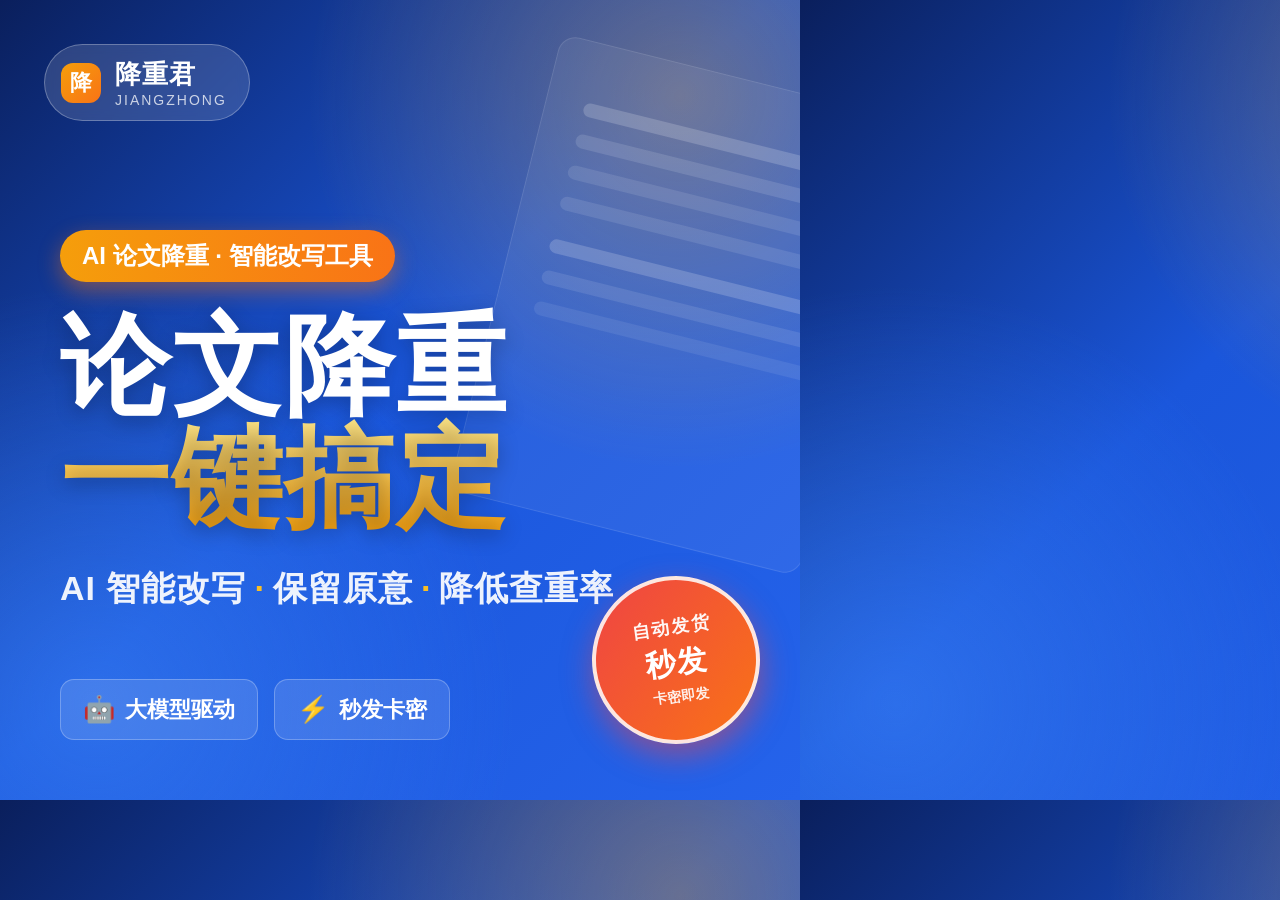
<file: taobao-images/01-zhutu.html>
<!DOCTYPE html>
<html lang="zh-CN">
<head>
<meta charset="UTF-8">
<title>降重君 · 论文降重 一键搞定</title>
<style>
  * { margin: 0; padding: 0; box-sizing: border-box; }
  html, body {
    width: 800px; height: 800px;
    font-family: -apple-system, "PingFang SC", "Helvetica Neue", sans-serif;
    overflow: hidden;
  }
  body {
    position: relative;
    background:
      radial-gradient(circle at 85% 12%, rgba(245, 158, 11, 0.35) 0%, transparent 38%),
      radial-gradient(circle at 12% 88%, rgba(59, 130, 246, 0.55) 0%, transparent 42%),
      linear-gradient(135deg, #0a1f5c 0%, #1a56db 48%, #2563eb 100%);
    color: #fff;
  }
  /* 背景装饰 - 模拟文档行 */
  .deco-doc {
    position: absolute;
    right: -60px; top: 70px;
    width: 360px; height: 470px;
    background: rgba(255,255,255,0.06);
    border-radius: 18px;
    transform: rotate(14deg);
    border: 1px solid rgba(255,255,255,0.10);
  }
  .deco-doc::before, .deco-doc::after {
    content: "";
    position: absolute; left: 38px; right: 38px;
    height: 14px; border-radius: 7px;
    background: rgba(255,255,255,0.18);
  }
  .deco-doc::before { top: 60px; box-shadow: 0 32px 0 rgba(255,255,255,0.12), 0 64px 0 rgba(255,255,255,0.10), 0 96px 0 rgba(255,255,255,0.10); }
  .deco-doc::after  { top: 200px; box-shadow: 0 32px 0 rgba(255,255,255,0.10), 0 64px 0 rgba(255,255,255,0.08); }

  /* 品牌徽标 */
  .brand {
    position: absolute; top: 44px; left: 44px;
    display: flex; align-items: center; gap: 14px;
    padding: 12px 22px 12px 16px;
    background: rgba(255,255,255,0.14);
    border: 1px solid rgba(255,255,255,0.28);
    border-radius: 40px;
    backdrop-filter: blur(6px);
  }
  .brand-mark {
    width: 40px; height: 40px; border-radius: 12px;
    background: linear-gradient(135deg, #f59e0b, #f97316);
    display: flex; align-items: center; justify-content: center;
    font-size: 22px; font-weight: 900; color: #fff;
  }
  .brand-name { font-size: 26px; font-weight: 800; letter-spacing: 1px; }
  .brand-en { font-size: 14px; opacity: 0.75; letter-spacing: 2px; text-transform: uppercase; }

  /* 主标题区 */
  .hero {
    position: absolute;
    left: 60px; right: 60px;
    top: 230px;
  }
  .tag {
    display: inline-block;
    padding: 10px 22px;
    background: linear-gradient(90deg, #f59e0b, #f97316);
    color: #fff; font-size: 24px; font-weight: 700;
    border-radius: 30px;
    margin-bottom: 28px;
    box-shadow: 0 8px 22px rgba(249, 115, 22, 0.45);
  }
  .title {
    font-size: 110px;
    font-weight: 900;
    line-height: 1.02;
    letter-spacing: 2px;
    text-shadow: 0 6px 20px rgba(0,0,0,0.25);
  }
  .title .accent {
    background: linear-gradient(180deg, #fde68a 0%, #f59e0b 100%);
    -webkit-background-clip: text;
    background-clip: text;
    -webkit-text-fill-color: transparent;
  }
  .subtitle {
    margin-top: 32px;
    font-size: 34px;
    font-weight: 600;
    color: rgba(255,255,255,0.92);
    letter-spacing: 1px;
  }
  .subtitle .dot { color: #fbbf24; margin: 0 8px; font-weight: 800; }

  /* 底部三标签 */
  .feat-row {
    position: absolute;
    left: 60px; bottom: 60px;
    display: flex; gap: 16px;
  }
  .feat {
    display: flex; align-items: center; gap: 10px;
    padding: 14px 22px;
    background: rgba(255,255,255,0.12);
    border: 1px solid rgba(255,255,255,0.25);
    border-radius: 14px;
    font-size: 22px; font-weight: 700;
  }
  .feat-emoji { font-size: 26px; }

  /* 右下角角标 */
  .badge {
    position: absolute;
    right: 40px; bottom: 56px;
    width: 168px; height: 168px;
    border-radius: 50%;
    background: linear-gradient(135deg, #ef4444 0%, #f97316 100%);
    display: flex; flex-direction: column;
    align-items: center; justify-content: center;
    color: #fff; text-align: center;
    box-shadow: 0 12px 30px rgba(239, 68, 68, 0.5);
    border: 4px solid rgba(255,255,255,0.85);
    transform: rotate(-8deg);
  }
  .badge-small { font-size: 18px; font-weight: 700; opacity: 0.95; letter-spacing: 2px; }
  .badge-big { font-size: 30px; font-weight: 900; margin: 4px 0; letter-spacing: 1px; }
  .badge-tag { font-size: 14px; font-weight: 600; opacity: 0.9; }
</style>
</head>
<body>
  <div class="deco-doc"></div>

  <div class="brand">
    <div class="brand-mark">降</div>
    <div>
      <div class="brand-name">降重君</div>
      <div class="brand-en">JIANGZHONG</div>
    </div>
  </div>

  <div class="hero">
    <div class="tag">AI 论文降重 · 智能改写工具</div>
    <h1 class="title">论文降重<br><span class="accent">一键搞定</span></h1>
    <p class="subtitle">AI 智能改写<span class="dot">·</span>保留原意<span class="dot">·</span>降低查重率</p>
  </div>

  <div class="feat-row">
    <div class="feat"><span class="feat-emoji">🤖</span>大模型驱动</div>
    <div class="feat"><span class="feat-emoji">⚡</span>秒发卡密</div>
  </div>

  <div class="badge">
    <div class="badge-small">自动发货</div>
    <div class="badge-big">秒发</div>
    <div class="badge-tag">卡密即发</div>
  </div>
</body>
</html>
</file>
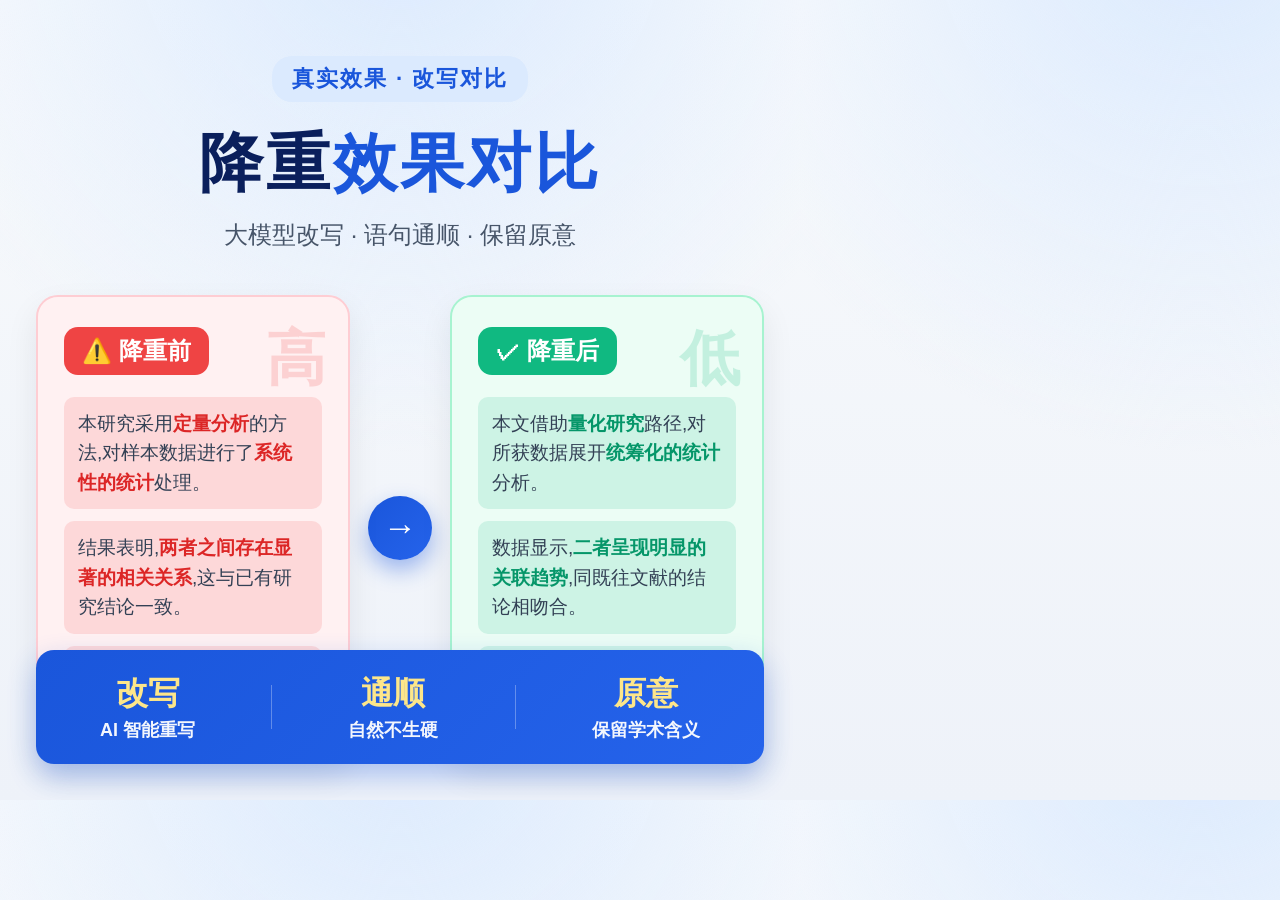
<file: taobao-images/02-duibi.html>
<!DOCTYPE html>
<html lang="zh-CN">
<head>
<meta charset="UTF-8">
<title>降重君 · 降重效果对比</title>
<style>
  * { margin: 0; padding: 0; box-sizing: border-box; }
  html, body {
    width: 800px; height: 800px;
    font-family: -apple-system, "PingFang SC", "Helvetica Neue", sans-serif;
    overflow: hidden;
  }
  body {
    position: relative;
    background:
      radial-gradient(circle at 50% -10%, #dbeafe 0%, transparent 55%),
      linear-gradient(180deg, #f8fafc 0%, #eef2f9 100%);
    color: #0f172a;
  }
  /* 顶部标题 */
  .header {
    text-align: center;
    padding-top: 56px;
  }
  .h-tag {
    display: inline-block;
    padding: 8px 20px;
    background: #dbeafe;
    color: #1a56db;
    font-size: 22px; font-weight: 700;
    border-radius: 20px;
    margin-bottom: 18px;
    letter-spacing: 2px;
  }
  .h-title {
    font-size: 64px; font-weight: 900; color: #0a1f5c;
    letter-spacing: 3px;
  }
  .h-title .un { color: #1a56db; }
  .h-sub { margin-top: 12px; font-size: 24px; color: #475569; font-weight: 500; }

  /* 对比区 */
  .wrap {
    margin: 44px 36px 0;
    display: grid;
    grid-template-columns: 1fr auto 1fr;
    gap: 18px;
    align-items: stretch;
  }
  .col {
    border-radius: 22px;
    padding: 30px 26px;
    box-shadow: 0 14px 32px rgba(15, 23, 42, 0.08);
    position: relative;
  }
  .col-before { background: #fff1f2; border: 2px solid #fecdd3; }
  .col-after  { background: #ecfdf5; border: 2px solid #a7f3d0; }

  .col-label {
    display: inline-flex; align-items: center; gap: 8px;
    padding: 8px 18px; border-radius: 14px;
    font-size: 24px; font-weight: 800;
    margin-bottom: 22px;
  }
  .col-before .col-label { background: #ef4444; color: #fff; }
  .col-after  .col-label { background: #10b981; color: #fff; }

  .rate {
    position: absolute; top: 22px; right: 22px;
    font-size: 60px; font-weight: 900; opacity: 0.18;
  }
  .col-before .rate { color: #ef4444; }
  .col-after  .rate { color: #10b981; }

  .sentence {
    font-size: 19px; line-height: 1.55;
    color: #334155;
    padding: 12px 14px;
    border-radius: 10px;
    margin-bottom: 12px;
    font-weight: 500;
  }
  .sentence:last-child { margin-bottom: 0; }
  .col-before .sentence { background: rgba(239, 68, 68, 0.14); }
  .col-after  .sentence { background: rgba(16, 185, 129, 0.14); }
  .mark-red  { color: #dc2626; font-weight: 800; }
  .mark-green { color: #059669; font-weight: 800; }

  /* 中间箭头 */
  .arrow {
    align-self: center;
    width: 64px; height: 64px; border-radius: 50%;
    background: linear-gradient(135deg, #1a56db, #2563eb);
    display: flex; align-items: center; justify-content: center;
    font-size: 34px; color: #fff;
    box-shadow: 0 10px 22px rgba(26, 86, 219, 0.4);
  }

  /* 底部说明条 */
  .footer-bar {
    position: absolute;
    left: 36px; right: 36px; bottom: 36px;
    display: flex; justify-content: space-around; align-items: center;
    padding: 22px 26px;
    background: linear-gradient(135deg, #1a56db, #2563eb);
    border-radius: 18px;
    color: #fff;
    box-shadow: 0 12px 28px rgba(26, 86, 219, 0.32);
  }
  .fb-item { display: flex; flex-direction: column; align-items: center; }
  .fb-num { font-size: 32px; font-weight: 900; color: #fde68a; }
  .fb-txt { font-size: 18px; font-weight: 600; opacity: 0.95; margin-top: 2px; }
  .fb-divider { width: 1px; height: 44px; background: rgba(255,255,255,0.3); }
</style>
</head>
<body>
  <div class="header">
    <div class="h-tag">真实效果 · 改写对比</div>
    <div class="h-title">降重<span class="un">效果对比</span></div>
    <div class="h-sub">大模型改写 · 语句通顺 · 保留原意</div>
  </div>

  <div class="wrap">
    <div class="col col-before">
      <div class="col-label">⚠️ 降重前</div>
      <div class="rate">高</div>
      <div class="sentence">本研究采用<span class="mark-red">定量分析</span>的方法,对样本数据进行了<span class="mark-red">系统性的统计</span>处理。</div>
      <div class="sentence">结果表明,<span class="mark-red">两者之间存在显著的相关关系</span>,这与已有研究结论一致。</div>
      <div class="sentence">由此可见,该变量对整体<span class="mark-red">具有较大的影响作用</span>。</div>
    </div>

    <div class="arrow">→</div>

    <div class="col col-after">
      <div class="col-label">✓ 降重后</div>
      <div class="rate">低</div>
      <div class="sentence">本文借助<span class="mark-green">量化研究</span>路径,对所获数据展开<span class="mark-green">统筹化的统计</span>分析。</div>
      <div class="sentence">数据显示,<span class="mark-green">二者呈现明显的关联趋势</span>,同既往文献的结论相吻合。</div>
      <div class="sentence">据此可知,该变量对全局<span class="mark-green">发挥重要作用</span>。</div>
    </div>
  </div>

  <div class="footer-bar">
    <div class="fb-item">
      <div class="fb-num">改写</div>
      <div class="fb-txt">AI 智能重写</div>
    </div>
    <div class="fb-divider"></div>
    <div class="fb-item">
      <div class="fb-num">通顺</div>
      <div class="fb-txt">自然不生硬</div>
    </div>
    <div class="fb-divider"></div>
    <div class="fb-item">
      <div class="fb-num">原意</div>
      <div class="fb-txt">保留学术含义</div>
    </div>
  </div>
</body>
</html>
</file>
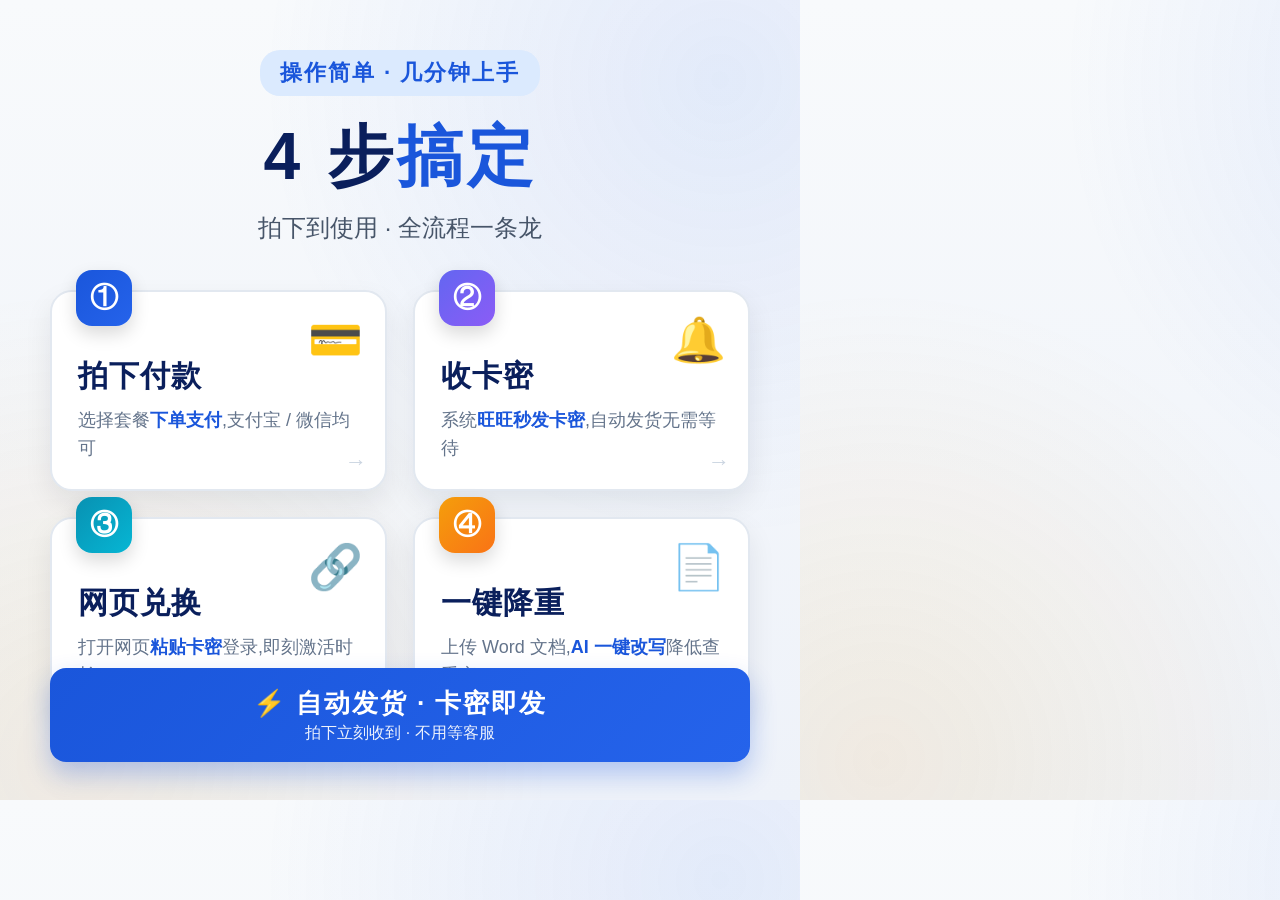
<file: taobao-images/03-buzhou.html>
<!DOCTYPE html>
<html lang="zh-CN">
<head>
<meta charset="UTF-8">
<title>降重君 · 4 步搞定</title>
<style>
  * { margin: 0; padding: 0; box-sizing: border-box; }
  html, body {
    width: 800px; height: 800px;
    font-family: -apple-system, "PingFang SC", "Helvetica Neue", sans-serif;
    overflow: hidden;
  }
  body {
    position: relative;
    background:
      radial-gradient(circle at 90% 10%, rgba(37, 99, 235, 0.10) 0%, transparent 45%),
      radial-gradient(circle at 10% 95%, rgba(245, 158, 11, 0.10) 0%, transparent 45%),
      linear-gradient(180deg, #f8fafc 0%, #eef2f9 100%);
    color: #0f172a;
  }
  /* 顶部 */
  .header {
    text-align: center;
    padding-top: 50px;
  }
  .h-tag {
    display: inline-block;
    padding: 8px 20px;
    background: #dbeafe;
    color: #1a56db;
    font-size: 22px; font-weight: 700;
    border-radius: 20px;
    margin-bottom: 16px;
    letter-spacing: 2px;
  }
  .h-title {
    font-size: 66px; font-weight: 900; color: #0a1f5c;
    letter-spacing: 4px;
  }
  .h-title .accent { color: #1a56db; }
  .h-sub { margin-top: 10px; font-size: 24px; color: #475569; font-weight: 500; }

  /* 步骤网格 2x2 */
  .grid {
    margin: 46px 50px 0;
    display: grid;
    grid-template-columns: 1fr 1fr;
    gap: 26px;
  }
  .step {
    position: relative;
    background: #fff;
    border-radius: 22px;
    padding: 28px 26px 26px;
    box-shadow: 0 12px 28px rgba(15, 23, 42, 0.08);
    border: 2px solid #e2e8f0;
    min-height: 200px;
  }
  .step-num {
    position: absolute;
    top: -22px; left: 24px;
    width: 56px; height: 56px;
    border-radius: 16px;
    display: flex; align-items: center; justify-content: center;
    font-size: 28px; font-weight: 900; color: #fff;
    box-shadow: 0 8px 18px rgba(0,0,0,0.15);
  }
  .s1 .step-num { background: linear-gradient(135deg, #1a56db, #2563eb); }
  .s2 .step-num { background: linear-gradient(135deg, #6366f1, #8b5cf6); }
  .s3 .step-num { background: linear-gradient(135deg, #0891b2, #06b6d4); }
  .s4 .step-num { background: linear-gradient(135deg, #f59e0b, #f97316); }

  .step-emoji {
    position: absolute;
    top: 22px; right: 22px;
    font-size: 44px;
    opacity: 0.95;
  }
  .step-title {
    margin-top: 36px;
    font-size: 30px; font-weight: 800; color: #0a1f5c;
    letter-spacing: 1px;
  }
  .step-desc {
    margin-top: 10px;
    font-size: 18px; line-height: 1.55;
    color: #64748b; font-weight: 500;
  }
  .step-desc .b { color: #1a56db; font-weight: 700; }

  /* 步骤间连接箭头(简化版,不画绝对位置) */
  .arrow-hint {
    position: absolute;
    bottom: 14px; right: 18px;
    font-size: 22px;
    color: #cbd5e1;
  }

  /* 底部条 */
  .footer-bar {
    position: absolute;
    left: 50px; right: 50px; bottom: 38px;
    padding: 18px 26px;
    background: linear-gradient(135deg, #1a56db, #2563eb);
    border-radius: 16px;
    color: #fff;
    text-align: center;
    box-shadow: 0 12px 26px rgba(26, 86, 219, 0.3);
  }
  .footer-bar .big { font-size: 26px; font-weight: 800; letter-spacing: 2px; }
  .footer-bar .small { font-size: 16px; opacity: 0.92; margin-top: 2px; }
</style>
</head>
<body>
  <div class="header">
    <div class="h-tag">操作简单 · 几分钟上手</div>
    <div class="h-title">4 步<span class="accent">搞定</span></div>
    <div class="h-sub">拍下到使用 · 全流程一条龙</div>
  </div>

  <div class="grid">
    <div class="step s1">
      <div class="step-num">①</div>
      <div class="step-emoji">💳</div>
      <div class="step-title">拍下付款</div>
      <div class="step-desc">选择套餐<span class="b">下单支付</span>,支付宝 / 微信均可</div>
      <div class="arrow-hint">→</div>
    </div>

    <div class="step s2">
      <div class="step-num">②</div>
      <div class="step-emoji">🔔</div>
      <div class="step-title">收卡密</div>
      <div class="step-desc">系统<span class="b">旺旺秒发卡密</span>,自动发货无需等待</div>
      <div class="arrow-hint">→</div>
    </div>

    <div class="step s3">
      <div class="step-num">③</div>
      <div class="step-emoji">🔗</div>
      <div class="step-title">网页兑换</div>
      <div class="step-desc">打开网页<span class="b">粘贴卡密</span>登录,即刻激活时长</div>
      <div class="arrow-hint">→</div>
    </div>

    <div class="step s4">
      <div class="step-num">④</div>
      <div class="step-emoji">📄</div>
      <div class="step-title">一键降重</div>
      <div class="step-desc">上传 Word 文档,<span class="b">AI 一键改写</span>降低查重率</div>
      <div class="arrow-hint">✓</div>
    </div>
  </div>

  <div class="footer-bar">
    <div class="big">⚡ 自动发货 · 卡密即发</div>
    <div class="small">拍下立刻收到 · 不用等客服</div>
  </div>
</body>
</html>
</file>
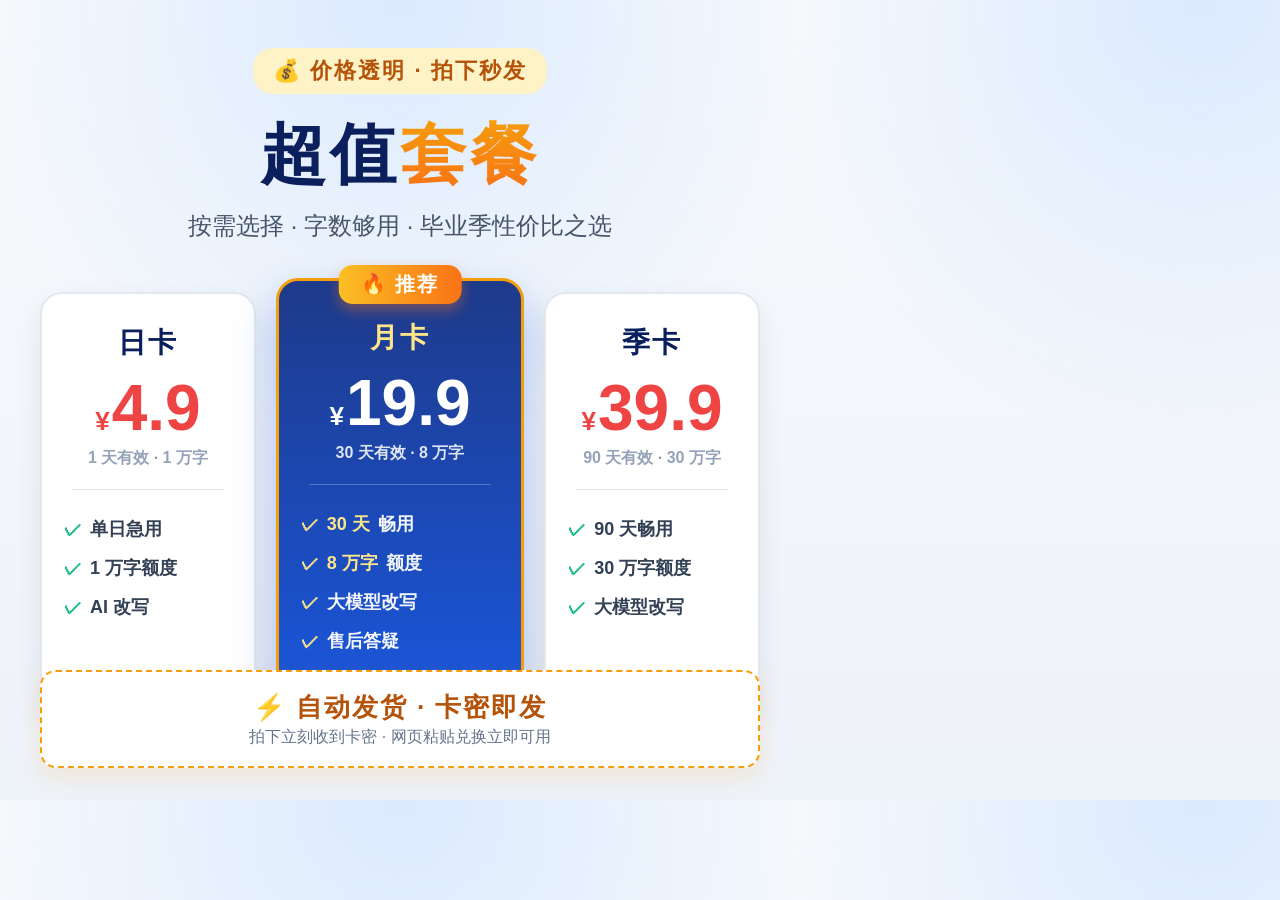
<file: taobao-images/04-tacan.html>
<!DOCTYPE html>
<html lang="zh-CN">
<head>
<meta charset="UTF-8">
<title>降重君 · 超值套餐</title>
<style>
  * { margin: 0; padding: 0; box-sizing: border-box; }
  html, body {
    width: 800px; height: 800px;
    font-family: -apple-system, "PingFang SC", "Helvetica Neue", sans-serif;
    overflow: hidden;
  }
  body {
    position: relative;
    background:
      radial-gradient(circle at 50% 0%, #dbeafe 0%, transparent 50%),
      linear-gradient(180deg, #f8fafc 0%, #eef2f9 100%);
    color: #0f172a;
  }
  /* 顶部 */
  .header {
    text-align: center;
    padding-top: 48px;
  }
  .h-tag {
    display: inline-block;
    padding: 8px 20px;
    background: #fef3c7;
    color: #b45309;
    font-size: 22px; font-weight: 700;
    border-radius: 20px;
    margin-bottom: 16px;
    letter-spacing: 2px;
  }
  .h-title {
    font-size: 66px; font-weight: 900; color: #0a1f5c;
    letter-spacing: 4px;
  }
  .h-title .accent {
    background: linear-gradient(180deg, #f59e0b, #f97316);
    -webkit-background-clip: text; background-clip: text;
    -webkit-text-fill-color: transparent;
  }
  .h-sub { margin-top: 10px; font-size: 24px; color: #475569; font-weight: 500; }

  /* 套餐网格 */
  .grid {
    margin: 50px 40px 0;
    display: grid;
    grid-template-columns: 1fr 1.15fr 1fr;
    gap: 20px;
    align-items: stretch;
  }
  .plan {
    position: relative;
    background: #fff;
    border-radius: 22px;
    padding: 30px 22px 26px;
    box-shadow: 0 12px 28px rgba(15, 23, 42, 0.08);
    border: 2px solid #e2e8f0;
    text-align: center;
  }
  .plan-hot {
    background: linear-gradient(180deg, #1e3a8a 0%, #1a56db 100%);
    border: 3px solid #f59e0b;
    color: #fff;
    transform: translateY(-14px);
    box-shadow: 0 20px 40px rgba(26, 86, 219, 0.35);
    padding-top: 38px;
    padding-bottom: 38px;
  }
  /* 推荐角标 */
  .ribbon {
    position: absolute;
    top: -16px; left: 50%;
    transform: translateX(-50%);
    padding: 6px 22px;
    background: linear-gradient(90deg, #f59e0b, #f97316);
    color: #fff;
    font-size: 20px; font-weight: 800;
    border-radius: 14px;
    letter-spacing: 2px;
    box-shadow: 0 6px 14px rgba(249, 115, 22, 0.4);
    white-space: nowrap;
  }
  .plan-hot .ribbon { background: linear-gradient(90deg, #fbbf24, #f97316); }

  .plan-name {
    font-size: 28px; font-weight: 800; color: #0a1f5c;
    letter-spacing: 2px;
  }
  .plan-hot .plan-name { color: #fde68a; }

  .plan-price {
    margin-top: 14px;
    display: flex; align-items: baseline; justify-content: center;
    gap: 2px;
  }
  .cur { font-size: 26px; font-weight: 700; color: #ef4444; }
  .int { font-size: 64px; font-weight: 900; color: #ef4444; line-height: 1; }
  .plan-hot .cur, .plan-hot .int { color: #fff; }

  .plan-unit {
    margin-top: 8px;
    font-size: 16px; color: #94a3b8; font-weight: 600;
  }
  .plan-hot .plan-unit { color: rgba(255,255,255,0.85); }

  .divider {
    height: 1px; margin: 20px 8px;
    background: #e2e8f0;
  }
  .plan-hot .divider { background: rgba(255,255,255,0.25); }

  .feat-list {
    text-align: left;
    margin-top: 4px;
  }
  .feat-item {
    display: flex; align-items: center; gap: 8px;
    font-size: 18px; line-height: 1.5;
    color: #334155; font-weight: 600;
    padding: 6px 0;
  }
  .feat-item .ico { font-size: 18px; color: #10b981; font-weight: 900; }
  .plan-hot .feat-item { color: rgba(255,255,255,0.95); }
  .plan-hot .feat-item .ico { color: #fde68a; }
  .feat-item .hl { color: #1a56db; font-weight: 800; }
  .plan-hot .feat-item .hl { color: #fde68a; }

  /* 底部条 */
  .footer-bar {
    position: absolute;
    left: 40px; right: 40px; bottom: 32px;
    padding: 18px 26px;
    background: #fff;
    border: 2px dashed #f59e0b;
    border-radius: 16px;
    text-align: center;
    box-shadow: 0 10px 24px rgba(245, 158, 11, 0.15);
  }
  .footer-bar .big {
    font-size: 26px; font-weight: 800; color: #b45309; letter-spacing: 2px;
  }
  .footer-bar .small { font-size: 16px; color: #64748b; margin-top: 2px; }
</style>
</head>
<body>
  <div class="header">
    <div class="h-tag">💰 价格透明 · 拍下秒发</div>
    <div class="h-title">超值<span class="accent">套餐</span></div>
    <div class="h-sub">按需选择 · 字数够用 · 毕业季性价比之选</div>
  </div>

  <div class="grid">
    <!-- 日卡 -->
    <div class="plan">
      <div class="plan-name">日卡</div>
      <div class="plan-price">
        <span class="cur">¥</span><span class="int">4.9</span>
      </div>
      <div class="plan-unit">1 天有效 · 1 万字</div>
      <div class="divider"></div>
      <div class="feat-list">
        <div class="feat-item"><span class="ico">✓</span>单日急用</div>
        <div class="feat-item"><span class="ico">✓</span>1 万字额度</div>
        <div class="feat-item"><span class="ico">✓</span>AI 改写</div>
      </div>
    </div>

    <!-- 月卡 主推 -->
    <div class="plan plan-hot">
      <div class="ribbon">🔥 推荐</div>
      <div class="plan-name">月卡</div>
      <div class="plan-price">
        <span class="cur">¥</span><span class="int">19.9</span>
      </div>
      <div class="plan-unit">30 天有效 · 8 万字</div>
      <div class="divider"></div>
      <div class="feat-list">
        <div class="feat-item"><span class="ico">✓</span><span class="hl">30 天</span>畅用</div>
        <div class="feat-item"><span class="ico">✓</span><span class="hl">8 万字</span>额度</div>
        <div class="feat-item"><span class="ico">✓</span>大模型改写</div>
        <div class="feat-item"><span class="ico">✓</span>售后答疑</div>
      </div>
    </div>

    <!-- 季卡 -->
    <div class="plan">
      <div class="plan-name">季卡</div>
      <div class="plan-price">
        <span class="cur">¥</span><span class="int">39.9</span>
      </div>
      <div class="plan-unit">90 天有效 · 30 万字</div>
      <div class="divider"></div>
      <div class="feat-list">
        <div class="feat-item"><span class="ico">✓</span>90 天畅用</div>
        <div class="feat-item"><span class="ico">✓</span>30 万字额度</div>
        <div class="feat-item"><span class="ico">✓</span>大模型改写</div>
      </div>
    </div>
  </div>

  <div class="footer-bar">
    <div class="big">⚡ 自动发货 · 卡密即发</div>
    <div class="small">拍下立刻收到卡密 · 网页粘贴兑换立即可用</div>
  </div>
</body>
</html>
</file>
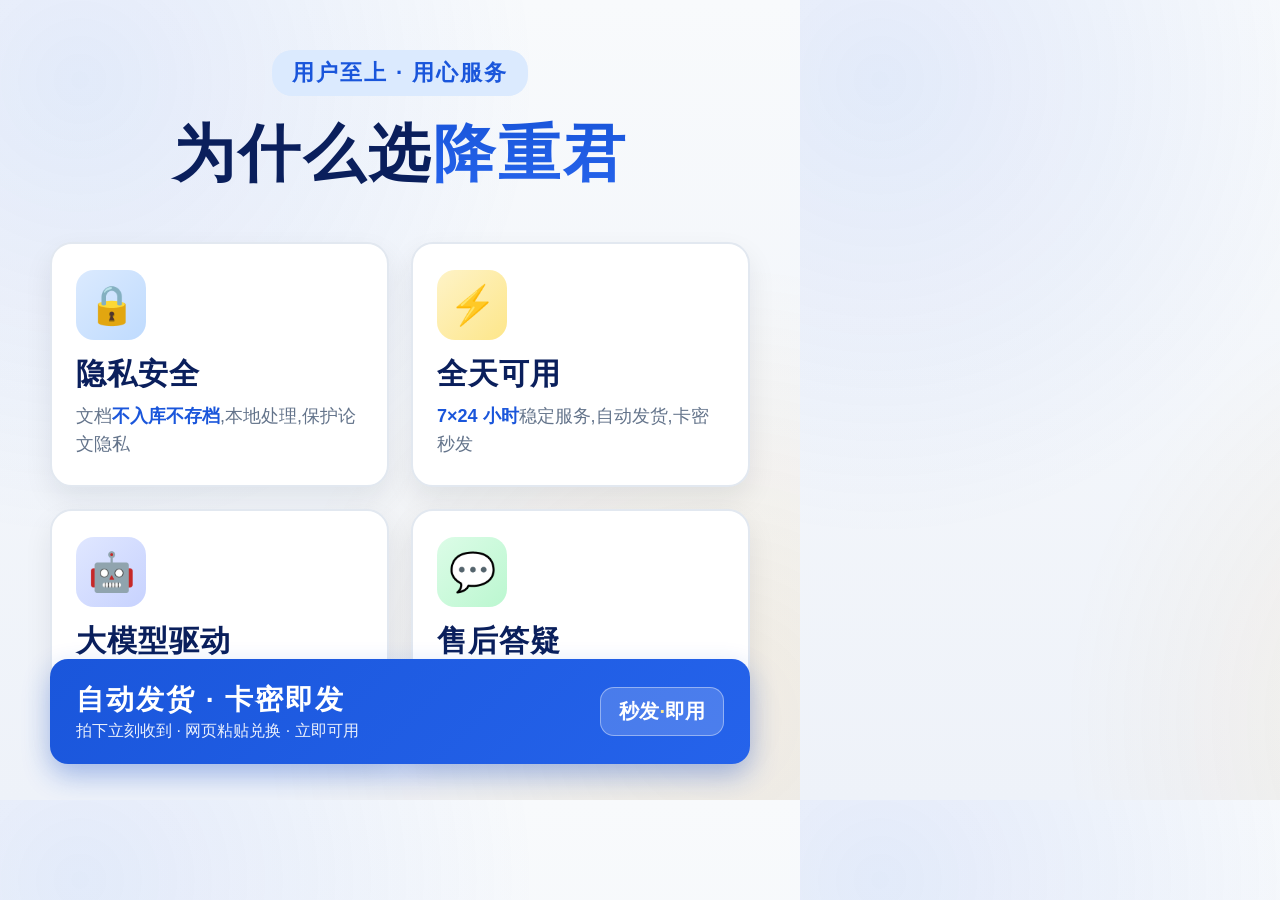
<file: taobao-images/05-baozhang.html>
<!DOCTYPE html>
<html lang="zh-CN">
<head>
<meta charset="UTF-8">
<title>降重君 · 为什么选我们</title>
<style>
  * { margin: 0; padding: 0; box-sizing: border-box; }
  html, body {
    width: 800px; height: 800px;
    font-family: -apple-system, "PingFang SC", "Helvetica Neue", sans-serif;
    overflow: hidden;
  }
  body {
    position: relative;
    background:
      radial-gradient(circle at 10% 10%, rgba(37, 99, 235, 0.10) 0%, transparent 45%),
      radial-gradient(circle at 90% 90%, rgba(245, 158, 11, 0.10) 0%, transparent 45%),
      linear-gradient(180deg, #f8fafc 0%, #eef2f9 100%);
    color: #0f172a;
  }
  /* 顶部 */
  .header {
    text-align: center;
    padding-top: 50px;
  }
  .h-tag {
    display: inline-block;
    padding: 8px 20px;
    background: #dbeafe;
    color: #1a56db;
    font-size: 22px; font-weight: 700;
    border-radius: 20px;
    margin-bottom: 16px;
    letter-spacing: 2px;
  }
  .h-title {
    font-size: 62px; font-weight: 900; color: #0a1f5c;
    letter-spacing: 3px;
  }
  .h-title .accent {
    background: linear-gradient(180deg, #1a56db, #2563eb);
    -webkit-background-clip: text; background-clip: text;
    -webkit-text-fill-color: transparent;
  }

  /* 卖点 2x2 */
  .grid {
    margin: 46px 50px 0;
    display: grid;
    grid-template-columns: 1fr 1fr;
    gap: 22px;
  }
  .card {
    position: relative;
    background: #fff;
    border-radius: 22px;
    padding: 26px 24px;
    box-shadow: 0 12px 28px rgba(15, 23, 42, 0.08);
    border: 2px solid #e2e8f0;
    min-height: 188px;
  }
  .ico-box {
    width: 70px; height: 70px;
    border-radius: 18px;
    display: flex; align-items: center; justify-content: center;
    font-size: 38px;
    margin-bottom: 14px;
  }
  .c1 .ico-box { background: linear-gradient(135deg, #dbeafe, #bfdbfe); }
  .c2 .ico-box { background: linear-gradient(135deg, #fef3c7, #fde68a); }
  .c3 .ico-box { background: linear-gradient(135deg, #e0e7ff, #c7d2fe); }
  .c4 .ico-box { background: linear-gradient(135deg, #dcfce7, #bbf7d0); }

  .card-title {
    font-size: 30px; font-weight: 800; color: #0a1f5c;
    letter-spacing: 1px;
    margin-bottom: 8px;
  }
  .card-desc {
    font-size: 18px; line-height: 1.55;
    color: #64748b; font-weight: 500;
  }
  .card-desc .b { color: #1a56db; font-weight: 700; }

  /* 底部条 */
  .footer-bar {
    position: absolute;
    left: 50px; right: 50px; bottom: 36px;
    padding: 22px 26px;
    background: linear-gradient(135deg, #1a56db, #2563eb);
    border-radius: 18px;
    color: #fff;
    display: flex; align-items: center; justify-content: space-between;
    box-shadow: 0 12px 28px rgba(26, 86, 219, 0.32);
  }
  .fb-left { display: flex; flex-direction: column; }
  .fb-big { font-size: 28px; font-weight: 800; letter-spacing: 2px; }
  .fb-small { font-size: 16px; opacity: 0.9; margin-top: 2px; }
  .fb-stamp {
    padding: 10px 18px;
    background: rgba(255,255,255,0.18);
    border: 1px solid rgba(255,255,255,0.4);
    border-radius: 14px;
    font-size: 20px; font-weight: 700;
  }
  .fb-stamp .dot { color: #fde68a; }
</style>
</head>
<body>
  <div class="header">
    <div class="h-tag">用户至上 · 用心服务</div>
    <div class="h-title">为什么选<span class="accent">降重君</span></div>
  </div>

  <div class="grid">
    <div class="card c1">
      <div class="ico-box">🔒</div>
      <div class="card-title">隐私安全</div>
      <div class="card-desc">文档<span class="b">不入库不存档</span>,本地处理,保护论文隐私</div>
    </div>

    <div class="card c2">
      <div class="ico-box">⚡</div>
      <div class="card-title">全天可用</div>
      <div class="card-desc"><span class="b">7×24 小时</span>稳定服务,自动发货,卡密秒发</div>
    </div>

    <div class="card c3">
      <div class="ico-box">🤖</div>
      <div class="card-title">大模型驱动</div>
      <div class="card-desc">基于 <span class="b">GLM 大模型</span>,比传统同义词软件更通顺自然</div>
    </div>

    <div class="card c4">
      <div class="ico-box">💬</div>
      <div class="card-title">售后答疑</div>
      <div class="card-desc">使用问题<span class="b">旺旺沟通</span>,贴心指导到会用为止</div>
    </div>
  </div>

  <div class="footer-bar">
    <div class="fb-left">
      <div class="fb-big">自动发货 · 卡密即发</div>
      <div class="fb-small">拍下立刻收到 · 网页粘贴兑换 · 立即可用</div>
    </div>
    <div class="fb-stamp">秒发<span class="dot">·</span>即用</div>
  </div>
</body>
</html>
</file>
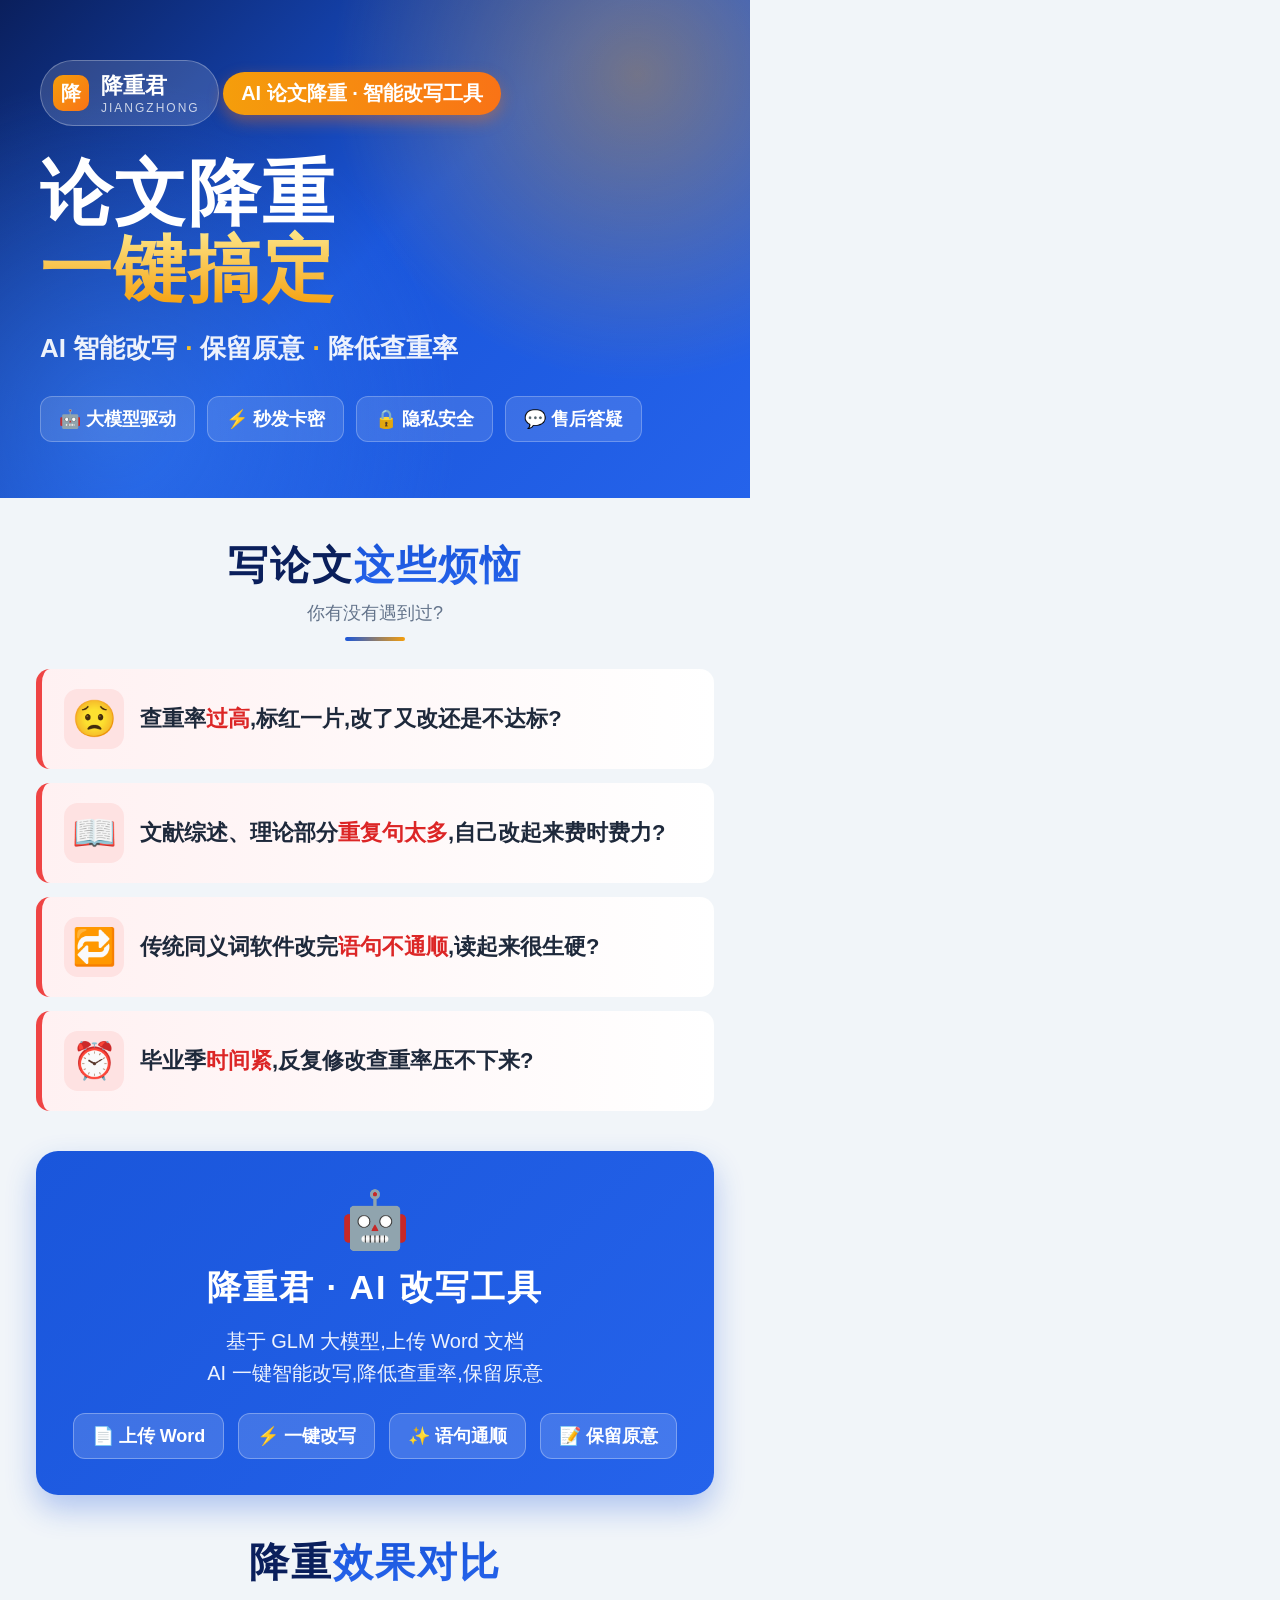
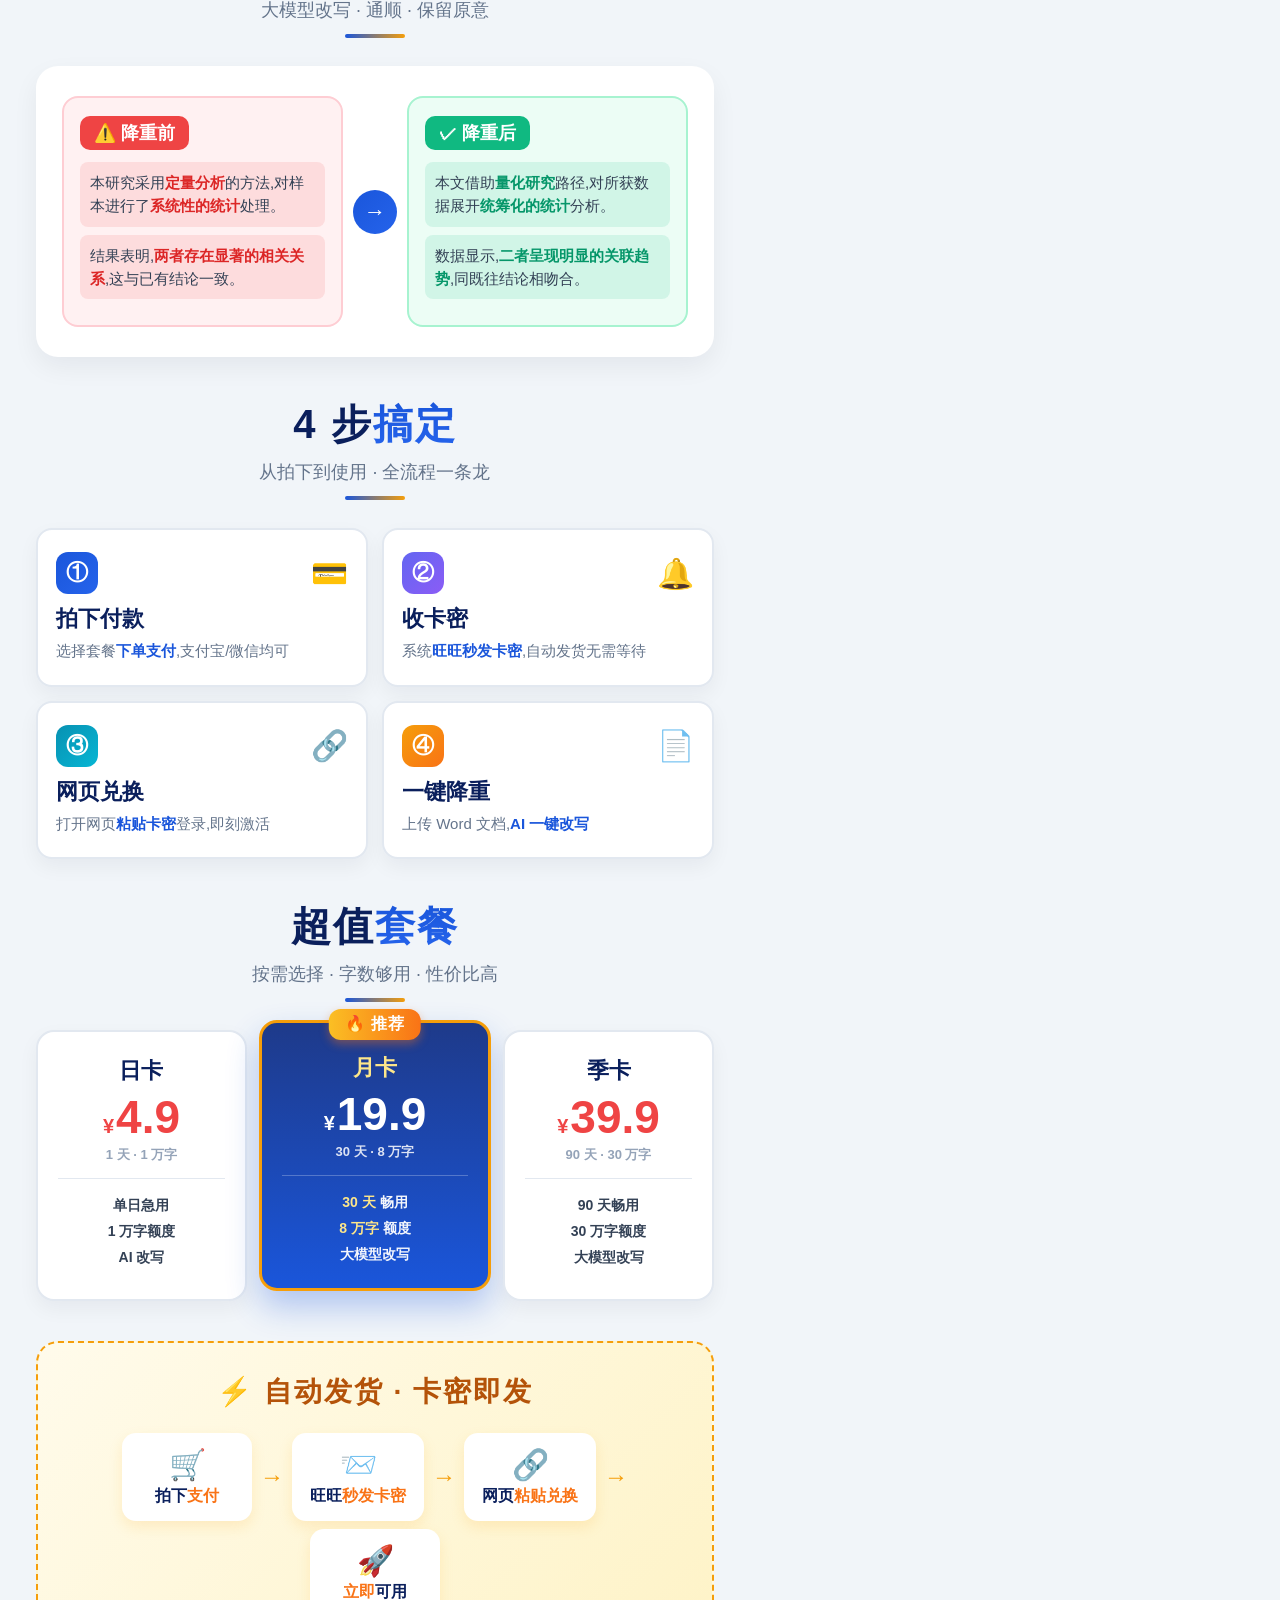
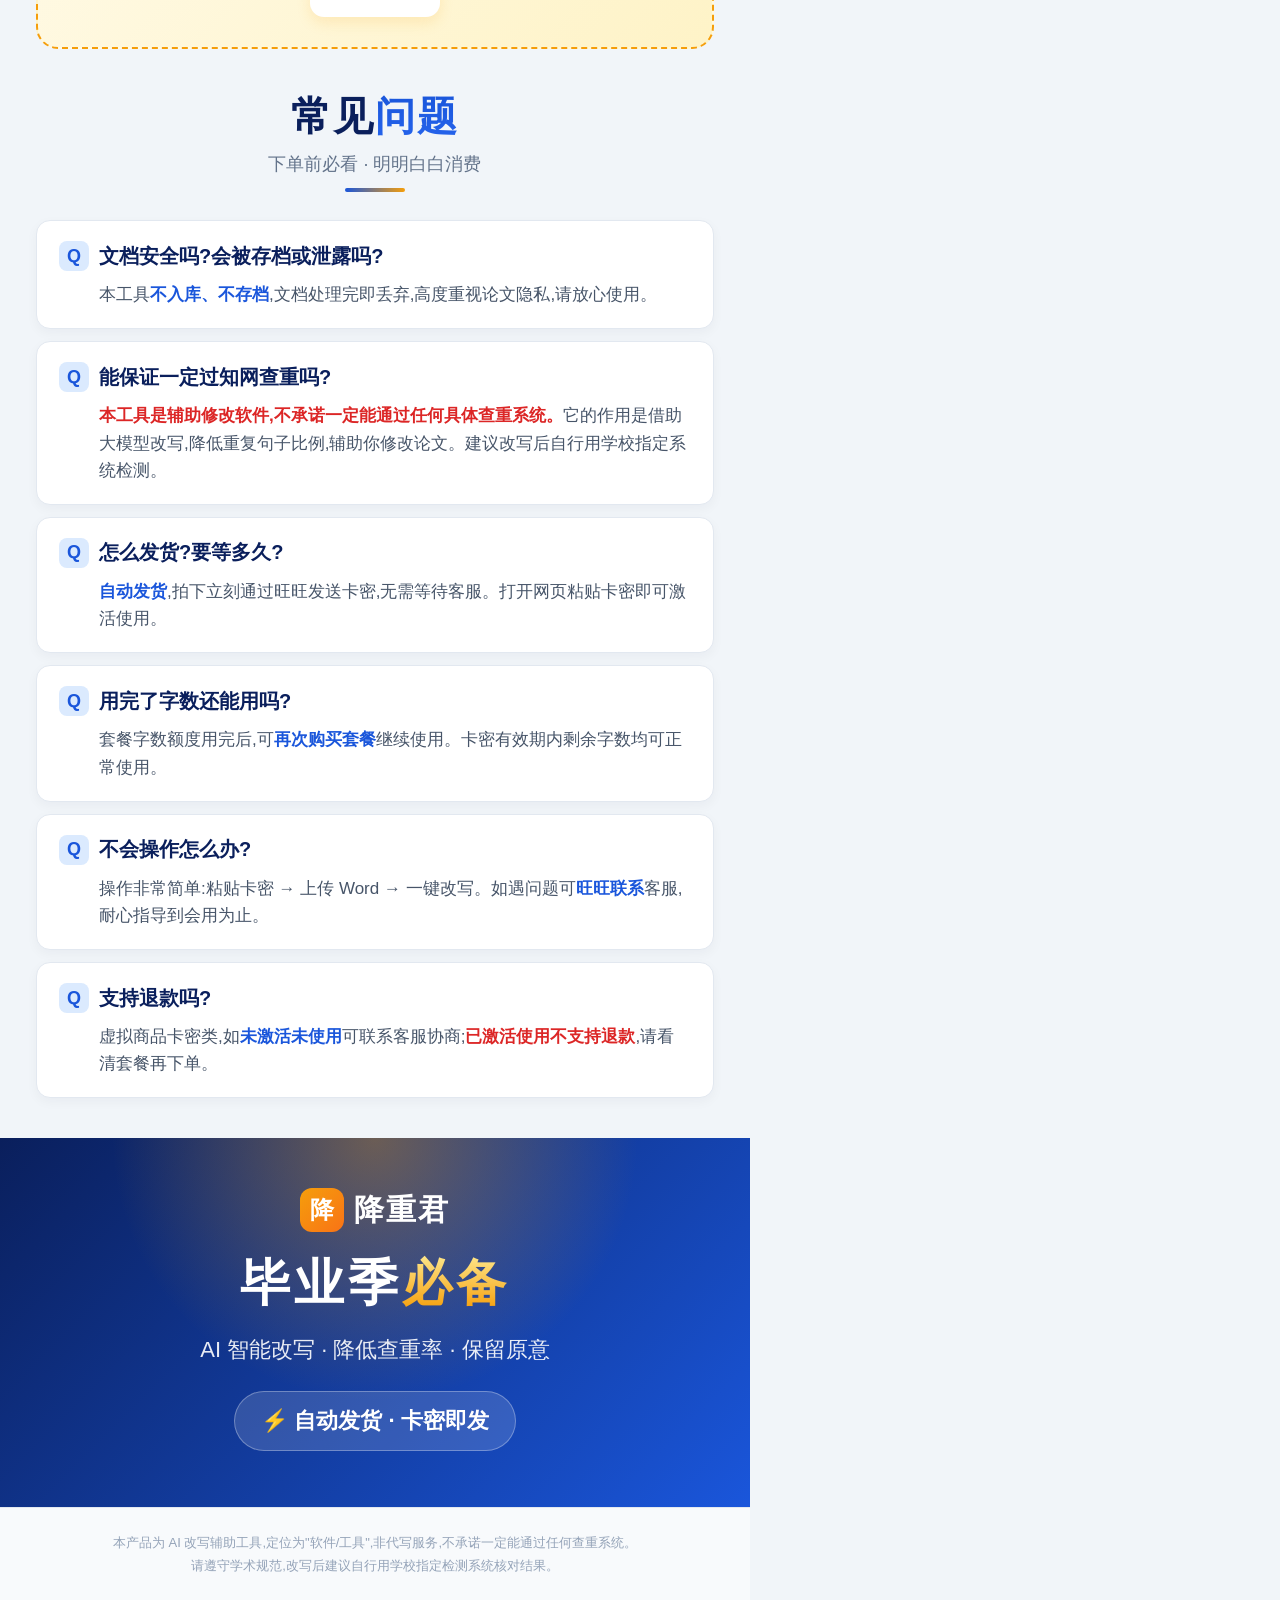
<file: taobao-images/06-xiangqing.html>
<!DOCTYPE html>
<html lang="zh-CN">
<head>
<meta charset="UTF-8">
<title>降重君 · 商品详情</title>
<style>
  * { margin: 0; padding: 0; box-sizing: border-box; }
  html, body {
    width: 750px;
    font-family: -apple-system, "PingFang SC", "Helvetica Neue", sans-serif;
  }
  body {
    background: #f1f5f9;
    color: #0f172a;
    padding: 0;
  }
  .section { padding: 40px 36px; }
  .section + .section { padding-top: 0; }

  /* ============ 1. 品牌头图 ============ */
  .hero {
    position: relative;
    background:
      radial-gradient(circle at 85% 15%, rgba(245, 158, 11, 0.4) 0%, transparent 40%),
      radial-gradient(circle at 15% 85%, rgba(59, 130, 246, 0.5) 0%, transparent 45%),
      linear-gradient(135deg, #0a1f5c 0%, #1a56db 50%, #2563eb 100%);
    color: #fff;
    padding: 60px 40px 56px;
    overflow: hidden;
  }
  .hero-brand {
    display: inline-flex; align-items: center; gap: 12px;
    padding: 10px 18px 10px 12px;
    background: rgba(255,255,255,0.14);
    border: 1px solid rgba(255,255,255,0.28);
    border-radius: 40px;
    margin-bottom: 30px;
  }
  .hero-mark {
    width: 36px; height: 36px; border-radius: 10px;
    background: linear-gradient(135deg, #f59e0b, #f97316);
    display: flex; align-items: center; justify-content: center;
    font-size: 20px; font-weight: 900;
  }
  .hero-brand .name { font-size: 22px; font-weight: 800; }
  .hero-brand .en { font-size: 12px; opacity: 0.75; letter-spacing: 2px; }

  .hero-tag {
    display: inline-block;
    padding: 8px 18px;
    background: linear-gradient(90deg, #f59e0b, #f97316);
    color: #fff; font-size: 20px; font-weight: 700;
    border-radius: 24px;
    margin-bottom: 22px;
    box-shadow: 0 6px 16px rgba(249,115,22,0.4);
  }
  .hero-title {
    font-size: 72px; font-weight: 900; line-height: 1.05;
    letter-spacing: 2px;
  }
  .hero-title .accent {
    background: linear-gradient(180deg, #fde68a, #f59e0b);
    -webkit-background-clip: text; background-clip: text;
    -webkit-text-fill-color: transparent;
  }
  .hero-sub {
    margin-top: 24px;
    font-size: 26px; font-weight: 600;
    color: rgba(255,255,255,0.92);
  }
  .hero-sub .dot { color: #fbbf24; margin: 0 8px; font-weight: 800; }
  .hero-feats {
    margin-top: 30px;
    display: flex; gap: 12px; flex-wrap: wrap;
  }
  .hero-feats .f {
    padding: 10px 18px;
    background: rgba(255,255,255,0.12);
    border: 1px solid rgba(255,255,255,0.25);
    border-radius: 12px;
    font-size: 18px; font-weight: 600;
  }

  /* ============ 通用 section 标题 ============ */
  .sec-head {
    text-align: center;
    margin-bottom: 28px;
  }
  .sec-title {
    font-size: 40px; font-weight: 900; color: #0a1f5c;
    letter-spacing: 2px;
  }
  .sec-title .ac {
    background: linear-gradient(180deg, #1a56db, #2563eb);
    -webkit-background-clip: text; background-clip: text;
    -webkit-text-fill-color: transparent;
  }
  .sec-sub {
    margin-top: 8px;
    font-size: 18px; color: #64748b; font-weight: 500;
  }
  .sec-rule {
    width: 60px; height: 4px; border-radius: 2px;
    background: linear-gradient(90deg, #1a56db, #f59e0b);
    margin: 12px auto 0;
  }

  .card-box {
    background: #fff;
    border-radius: 22px;
    padding: 30px 26px;
    box-shadow: 0 10px 26px rgba(15,23,42,0.06);
  }

  /* ============ 2. 痛点 ============ */
  .pain-list { display: flex; flex-direction: column; gap: 14px; }
  .pain {
    display: flex; align-items: center; gap: 16px;
    background: linear-gradient(90deg, #fff1f2 0%, #fff 100%);
    border-left: 6px solid #ef4444;
    padding: 20px 22px;
    border-radius: 14px;
  }
  .pain-emoji {
    font-size: 36px; flex-shrink: 0;
    width: 60px; height: 60px; border-radius: 14px;
    background: #fee2e2;
    display: flex; align-items: center; justify-content: center;
  }
  .pain-text { font-size: 22px; color: #1e293b; font-weight: 600; line-height: 1.4; }
  .pain-text .b { color: #dc2626; font-weight: 800; }

  /* ============ 3. 产品介绍 ============ */
  .intro {
    background: linear-gradient(135deg, #1a56db, #2563eb);
    color: #fff;
    border-radius: 22px;
    padding: 36px 30px;
    text-align: center;
    box-shadow: 0 14px 30px rgba(26,86,219,0.3);
  }
  .intro-emoji { font-size: 56px; margin-bottom: 12px; }
  .intro-title { font-size: 34px; font-weight: 800; letter-spacing: 2px; }
  .intro-desc { margin-top: 14px; font-size: 20px; line-height: 1.6; color: rgba(255,255,255,0.92); }
  .intro-feats {
    margin-top: 24px;
    display: flex; justify-content: center; gap: 14px; flex-wrap: wrap;
  }
  .intro-feats .f {
    padding: 10px 18px;
    background: rgba(255,255,255,0.15);
    border: 1px solid rgba(255,255,255,0.3);
    border-radius: 12px;
    font-size: 18px; font-weight: 700;
  }

  /* ============ 4. 效果对比 ============ */
  .cmp-grid {
    display: grid;
    grid-template-columns: 1fr auto 1fr;
    gap: 10px;
    align-items: stretch;
  }
  .cmp-col {
    border-radius: 16px;
    padding: 18px 16px;
  }
  .cmp-before { background: #fff1f2; border: 2px solid #fecdd3; }
  .cmp-after  { background: #ecfdf5; border: 2px solid #a7f3d0; }
  .cmp-label {
    display: inline-block;
    padding: 5px 14px; border-radius: 10px;
    font-size: 18px; font-weight: 800; color: #fff;
    margin-bottom: 12px;
  }
  .cmp-before .cmp-label { background: #ef4444; }
  .cmp-after  .cmp-label { background: #10b981; }
  .cmp-sent {
    font-size: 15px; line-height: 1.55;
    padding: 9px 10px; border-radius: 8px;
    margin-bottom: 8px; color: #334155; font-weight: 500;
  }
  .cmp-before .cmp-sent { background: rgba(239,68,68,0.12); }
  .cmp-after  .cmp-sent { background: rgba(16,185,129,0.12); }
  .mr { color: #dc2626; font-weight: 800; }
  .mg { color: #059669; font-weight: 800; }
  .cmp-arrow {
    align-self: center;
    width: 44px; height: 44px; border-radius: 50%;
    background: linear-gradient(135deg, #1a56db, #2563eb);
    color: #fff; font-size: 22px;
    display: flex; align-items: center; justify-content: center;
  }

  /* ============ 5. 4 步流程 ============ */
  .steps {
    display: grid;
    grid-template-columns: 1fr 1fr;
    gap: 14px;
  }
  .step {
    position: relative;
    background: #fff;
    border-radius: 16px;
    padding: 22px 18px;
    border: 2px solid #e2e8f0;
    box-shadow: 0 8px 20px rgba(15,23,42,0.05);
  }
  .step-head { display: flex; align-items: center; gap: 12px; margin-bottom: 10px; }
  .step-num {
    width: 42px; height: 42px; border-radius: 12px;
    display: flex; align-items: center; justify-content: center;
    font-size: 22px; font-weight: 900; color: #fff;
  }
  .s1 .step-num { background: linear-gradient(135deg, #1a56db, #2563eb); }
  .s2 .step-num { background: linear-gradient(135deg, #6366f1, #8b5cf6); }
  .s3 .step-num { background: linear-gradient(135deg, #0891b2, #06b6d4); }
  .s4 .step-num { background: linear-gradient(135deg, #f59e0b, #f97316); }
  .step-emoji { font-size: 30px; margin-left: auto; }
  .step-title { font-size: 22px; font-weight: 800; color: #0a1f5c; }
  .step-desc { margin-top: 6px; font-size: 15px; color: #64748b; line-height: 1.5; font-weight: 500; }
  .step-desc .b { color: #1a56db; font-weight: 700; }

  /* ============ 6. 套餐 ============ */
  .plans { display: grid; grid-template-columns: 1fr 1.1fr 1fr; gap: 12px; align-items: stretch; }
  .plan {
    position: relative;
    background: #fff;
    border: 2px solid #e2e8f0;
    border-radius: 18px;
    padding: 24px 14px 20px;
    text-align: center;
    box-shadow: 0 8px 20px rgba(15,23,42,0.05);
  }
  .plan-hot {
    background: linear-gradient(180deg, #1e3a8a, #1a56db);
    border: 3px solid #f59e0b;
    color: #fff;
    transform: translateY(-10px);
    box-shadow: 0 16px 32px rgba(26,86,219,0.3);
    padding-top: 30px;
  }
  .ribbon {
    position: absolute; top: -14px; left: 50%; transform: translateX(-50%);
    padding: 5px 16px;
    background: linear-gradient(90deg, #fbbf24, #f97316);
    color: #fff; font-size: 16px; font-weight: 800;
    border-radius: 12px; letter-spacing: 1px;
    box-shadow: 0 4px 10px rgba(249,115,22,0.4);
    white-space: nowrap;
  }
  .plan-name { font-size: 22px; font-weight: 800; color: #0a1f5c; }
  .plan-hot .plan-name { color: #fde68a; }
  .price { margin-top: 8px; display: flex; align-items: baseline; justify-content: center; gap: 2px; }
  .cur { font-size: 20px; font-weight: 700; color: #ef4444; }
  .int { font-size: 46px; font-weight: 900; color: #ef4444; line-height: 1; }
  .plan-hot .cur, .plan-hot .int { color: #fff; }
  .plan-unit { margin-top: 6px; font-size: 13px; color: #94a3b8; font-weight: 600; }
  .plan-hot .plan-unit { color: rgba(255,255,255,0.85); }
  .pdivider { height: 1px; background: #e2e8f0; margin: 14px 6px; }
  .plan-hot .pdivider { background: rgba(255,255,255,0.25); }
  .pitem {
    font-size: 14px; color: #334155; font-weight: 600;
    padding: 4px 0;
  }
  .plan-hot .pitem { color: rgba(255,255,255,0.95); }
  .pitem .hl { color: #1a56db; font-weight: 800; }
  .plan-hot .pitem .hl { color: #fde68a; }

  /* ============ 7. 自动发货说明 ============ */
  .ship {
    background: linear-gradient(135deg, #fffbeb, #fef3c7);
    border: 2px dashed #f59e0b;
    border-radius: 22px;
    padding: 30px 26px;
    text-align: center;
  }
  .ship-title { font-size: 28px; font-weight: 800; color: #b45309; letter-spacing: 2px; }
  .ship-row {
    margin-top: 22px;
    display: flex; align-items: center; justify-content: center; gap: 8px;
    flex-wrap: wrap;
  }
  .ship-step {
    background: #fff;
    padding: 14px 18px;
    border-radius: 14px;
    box-shadow: 0 6px 14px rgba(245,158,11,0.15);
    display: flex; flex-direction: column; align-items: center;
    min-width: 130px;
  }
  .ship-step .em { font-size: 30px; }
  .ship-step .tx { font-size: 16px; font-weight: 700; color: #0a1f5c; margin-top: 4px; }
  .ship-step .tx .b { color: #f97316; }
  .ship-arrow { font-size: 24px; color: #f59e0b; font-weight: 900; }

  /* ============ 8. FAQ ============ */
  .faq { display: flex; flex-direction: column; gap: 12px; }
  .faq-item {
    background: #fff;
    border-radius: 14px;
    padding: 20px 22px;
    border: 1px solid #e2e8f0;
    box-shadow: 0 4px 12px rgba(15,23,42,0.04);
  }
  .faq-q {
    display: flex; align-items: center; gap: 10px;
    font-size: 20px; font-weight: 800; color: #0a1f5c;
  }
  .faq-q .q {
    flex-shrink: 0;
    width: 30px; height: 30px; border-radius: 8px;
    background: #dbeafe; color: #1a56db;
    display: flex; align-items: center; justify-content: center;
    font-size: 18px;
  }
  .faq-a {
    margin-top: 10px;
    font-size: 17px; line-height: 1.6; color: #475569; font-weight: 500;
    padding-left: 40px;
  }
  .faq-a .b { color: #1a56db; font-weight: 700; }
  .faq-a .warn { color: #dc2626; font-weight: 700; }

  /* ============ 9. 底部 ============ */
  .end {
    position: relative;
    background:
      radial-gradient(circle at 50% 0%, rgba(245,158,11,0.4) 0%, transparent 50%),
      linear-gradient(135deg, #0a1f5c, #1a56db);
    color: #fff;
    text-align: center;
    padding: 50px 40px 56px;
  }
  .end-brand {
    display: inline-flex; align-items: center; gap: 10px;
    margin-bottom: 18px;
  }
  .end-mark {
    width: 44px; height: 44px; border-radius: 12px;
    background: linear-gradient(135deg, #f59e0b, #f97316);
    display: flex; align-items: center; justify-content: center;
    font-size: 24px; font-weight: 900;
  }
  .end-brand .name { font-size: 30px; font-weight: 900; letter-spacing: 2px; }
  .end-title { font-size: 50px; font-weight: 900; letter-spacing: 4px; }
  .end-title .ac {
    background: linear-gradient(180deg, #fde68a, #f59e0b);
    -webkit-background-clip: text; background-clip: text;
    -webkit-text-fill-color: transparent;
  }
  .end-sub { margin-top: 18px; font-size: 22px; color: rgba(255,255,255,0.9); }
  .end-stamp {
    display: inline-block;
    margin-top: 26px;
    padding: 14px 26px;
    background: rgba(255,255,255,0.14);
    border: 1px solid rgba(255,255,255,0.3);
    border-radius: 30px;
    font-size: 22px; font-weight: 700;
  }

  .disclaimer {
    padding: 24px 36px;
    background: #f8fafc;
    border-top: 1px solid #e2e8f0;
    text-align: center;
    font-size: 13px;
    color: #94a3b8;
    line-height: 1.7;
  }
</style>
</head>
<body>

  <!-- 1. 品牌头图 -->
  <div class="hero">
    <div class="hero-brand">
      <div class="hero-mark">降</div>
      <div>
        <div class="name">降重君</div>
        <div class="en">JIANGZHONG</div>
      </div>
    </div>
    <div class="hero-tag">AI 论文降重 · 智能改写工具</div>
    <div class="hero-title">论文降重<br><span class="accent">一键搞定</span></div>
    <div class="hero-sub">AI 智能改写<span class="dot">·</span>保留原意<span class="dot">·</span>降低查重率</div>
    <div class="hero-feats">
      <div class="f">🤖 大模型驱动</div>
      <div class="f">⚡ 秒发卡密</div>
      <div class="f">🔒 隐私安全</div>
      <div class="f">💬 售后答疑</div>
    </div>
  </div>

  <!-- 2. 痛点 -->
  <div class="section">
    <div class="sec-head">
      <div class="sec-title">写论文<span class="ac">这些烦恼</span></div>
      <div class="sec-sub">你有没有遇到过?</div>
      <div class="sec-rule"></div>
    </div>
    <div class="pain-list">
      <div class="pain">
        <div class="pain-emoji">😟</div>
        <div class="pain-text">查重率<span class="b">过高</span>,标红一片,改了又改还是不达标?</div>
      </div>
      <div class="pain">
        <div class="pain-emoji">📖</div>
        <div class="pain-text">文献综述、理论部分<span class="b">重复句太多</span>,自己改起来费时费力?</div>
      </div>
      <div class="pain">
        <div class="pain-emoji">🔁</div>
        <div class="pain-text">传统同义词软件改完<span class="b">语句不通顺</span>,读起来很生硬?</div>
      </div>
      <div class="pain">
        <div class="pain-emoji">⏰</div>
        <div class="pain-text">毕业季<span class="b">时间紧</span>,反复修改查重率压不下来?</div>
      </div>
    </div>
  </div>

  <!-- 3. 产品介绍 -->
  <div class="section">
    <div class="intro">
      <div class="intro-emoji">🤖</div>
      <div class="intro-title">降重君 · AI 改写工具</div>
      <div class="intro-desc">基于 GLM 大模型,上传 Word 文档<br>AI 一键智能改写,降低查重率,保留原意</div>
      <div class="intro-feats">
        <div class="f">📄 上传 Word</div>
        <div class="f">⚡ 一键改写</div>
        <div class="f">✨ 语句通顺</div>
        <div class="f">📝 保留原意</div>
      </div>
    </div>
  </div>

  <!-- 4. 效果对比 -->
  <div class="section">
    <div class="sec-head">
      <div class="sec-title">降重<span class="ac">效果对比</span></div>
      <div class="sec-sub">大模型改写 · 通顺 · 保留原意</div>
      <div class="sec-rule"></div>
    </div>
    <div class="card-box">
      <div class="cmp-grid">
        <div class="cmp-col cmp-before">
          <div class="cmp-label">⚠️ 降重前</div>
          <div class="cmp-sent">本研究采用<span class="mr">定量分析</span>的方法,对样本进行了<span class="mr">系统性的统计</span>处理。</div>
          <div class="cmp-sent">结果表明,<span class="mr">两者存在显著的相关关系</span>,这与已有结论一致。</div>
        </div>
        <div class="cmp-arrow">→</div>
        <div class="cmp-col cmp-after">
          <div class="cmp-label">✓ 降重后</div>
          <div class="cmp-sent">本文借助<span class="mg">量化研究</span>路径,对所获数据展开<span class="mg">统筹化的统计</span>分析。</div>
          <div class="cmp-sent">数据显示,<span class="mg">二者呈现明显的关联趋势</span>,同既往结论相吻合。</div>
        </div>
      </div>
    </div>
  </div>

  <!-- 5. 4 步流程 -->
  <div class="section">
    <div class="sec-head">
      <div class="sec-title">4 步<span class="ac">搞定</span></div>
      <div class="sec-sub">从拍下到使用 · 全流程一条龙</div>
      <div class="sec-rule"></div>
    </div>
    <div class="steps">
      <div class="step s1">
        <div class="step-head">
          <div class="step-num">①</div>
          <div class="step-emoji">💳</div>
        </div>
        <div class="step-title">拍下付款</div>
        <div class="step-desc">选择套餐<span class="b">下单支付</span>,支付宝/微信均可</div>
      </div>
      <div class="step s2">
        <div class="step-head">
          <div class="step-num">②</div>
          <div class="step-emoji">🔔</div>
        </div>
        <div class="step-title">收卡密</div>
        <div class="step-desc">系统<span class="b">旺旺秒发卡密</span>,自动发货无需等待</div>
      </div>
      <div class="step s3">
        <div class="step-head">
          <div class="step-num">③</div>
          <div class="step-emoji">🔗</div>
        </div>
        <div class="step-title">网页兑换</div>
        <div class="step-desc">打开网页<span class="b">粘贴卡密</span>登录,即刻激活</div>
      </div>
      <div class="step s4">
        <div class="step-head">
          <div class="step-num">④</div>
          <div class="step-emoji">📄</div>
        </div>
        <div class="step-title">一键降重</div>
        <div class="step-desc">上传 Word 文档,<span class="b">AI 一键改写</span></div>
      </div>
    </div>
  </div>

  <!-- 6. 套餐 -->
  <div class="section">
    <div class="sec-head">
      <div class="sec-title">超值<span class="ac">套餐</span></div>
      <div class="sec-sub">按需选择 · 字数够用 · 性价比高</div>
      <div class="sec-rule"></div>
    </div>
    <div class="plans">
      <div class="plan">
        <div class="plan-name">日卡</div>
        <div class="price"><span class="cur">¥</span><span class="int">4.9</span></div>
        <div class="plan-unit">1 天 · 1 万字</div>
        <div class="pdivider"></div>
        <div class="pitem">单日急用</div>
        <div class="pitem">1 万字额度</div>
        <div class="pitem">AI 改写</div>
      </div>
      <div class="plan plan-hot">
        <div class="ribbon">🔥 推荐</div>
        <div class="plan-name">月卡</div>
        <div class="price"><span class="cur">¥</span><span class="int">19.9</span></div>
        <div class="plan-unit">30 天 · 8 万字</div>
        <div class="pdivider"></div>
        <div class="pitem"><span class="hl">30 天</span> 畅用</div>
        <div class="pitem"><span class="hl">8 万字</span> 额度</div>
        <div class="pitem">大模型改写</div>
      </div>
      <div class="plan">
        <div class="plan-name">季卡</div>
        <div class="price"><span class="cur">¥</span><span class="int">39.9</span></div>
        <div class="plan-unit">90 天 · 30 万字</div>
        <div class="pdivider"></div>
        <div class="pitem">90 天畅用</div>
        <div class="pitem">30 万字额度</div>
        <div class="pitem">大模型改写</div>
      </div>
    </div>
  </div>

  <!-- 7. 自动发货说明 -->
  <div class="section">
    <div class="ship">
      <div class="ship-title">⚡ 自动发货 · 卡密即发</div>
      <div class="ship-row">
        <div class="ship-step">
          <div class="em">🛒</div>
          <div class="tx">拍下<span class="b">支付</span></div>
        </div>
        <div class="ship-arrow">→</div>
        <div class="ship-step">
          <div class="em">📨</div>
          <div class="tx">旺旺<span class="b">秒发卡密</span></div>
        </div>
        <div class="ship-arrow">→</div>
        <div class="ship-step">
          <div class="em">🔗</div>
          <div class="tx">网页<span class="b">粘贴兑换</span></div>
        </div>
        <div class="ship-arrow">→</div>
        <div class="ship-step">
          <div class="em">🚀</div>
          <div class="tx"><span class="b">立即</span>可用</div>
        </div>
      </div>
    </div>
  </div>

  <!-- 8. FAQ -->
  <div class="section">
    <div class="sec-head">
      <div class="sec-title">常见<span class="ac">问题</span></div>
      <div class="sec-sub">下单前必看 · 明明白白消费</div>
      <div class="sec-rule"></div>
    </div>
    <div class="faq">
      <div class="faq-item">
        <div class="faq-q"><span class="q">Q</span>文档安全吗?会被存档或泄露吗?</div>
        <div class="faq-a">本工具<span class="b">不入库、不存档</span>,文档处理完即丢弃,高度重视论文隐私,请放心使用。</div>
      </div>
      <div class="faq-item">
        <div class="faq-q"><span class="q">Q</span>能保证一定过知网查重吗?</div>
        <div class="faq-a"><span class="warn">本工具是辅助修改软件,不承诺一定能通过任何具体查重系统。</span>它的作用是借助大模型改写,降低重复句子比例,辅助你修改论文。建议改写后自行用学校指定系统检测。</div>
      </div>
      <div class="faq-item">
        <div class="faq-q"><span class="q">Q</span>怎么发货?要等多久?</div>
        <div class="faq-a"><span class="b">自动发货</span>,拍下立刻通过旺旺发送卡密,无需等待客服。打开网页粘贴卡密即可激活使用。</div>
      </div>
      <div class="faq-item">
        <div class="faq-q"><span class="q">Q</span>用完了字数还能用吗?</div>
        <div class="faq-a">套餐字数额度用完后,可<span class="b">再次购买套餐</span>继续使用。卡密有效期内剩余字数均可正常使用。</div>
      </div>
      <div class="faq-item">
        <div class="faq-q"><span class="q">Q</span>不会操作怎么办?</div>
        <div class="faq-a">操作非常简单:粘贴卡密 → 上传 Word → 一键改写。如遇问题可<span class="b">旺旺联系</span>客服,耐心指导到会用为止。</div>
      </div>
      <div class="faq-item">
        <div class="faq-q"><span class="q">Q</span>支持退款吗?</div>
        <div class="faq-a">虚拟商品卡密类,如<span class="b">未激活未使用</span>可联系客服协商;<span class="warn">已激活使用不支持退款</span>,请看清套餐再下单。</div>
      </div>
    </div>
  </div>

  <!-- 9. 底部 -->
  <div class="end">
    <div class="end-brand">
      <div class="end-mark">降</div>
      <div class="name">降重君</div>
    </div>
    <div class="end-title">毕业季<span class="ac">必备</span></div>
    <div class="end-sub">AI 智能改写 · 降低查重率 · 保留原意</div>
    <div class="end-stamp">⚡ 自动发货 · 卡密即发</div>
  </div>

  <!-- 免责声明 -->
  <div class="disclaimer">
    本产品为 AI 改写辅助工具,定位为"软件/工具",非代写服务,不承诺一定能通过任何查重系统。<br>
    请遵守学术规范,改写后建议自行用学校指定检测系统核对结果。
  </div>

</body>
</html>
</file>
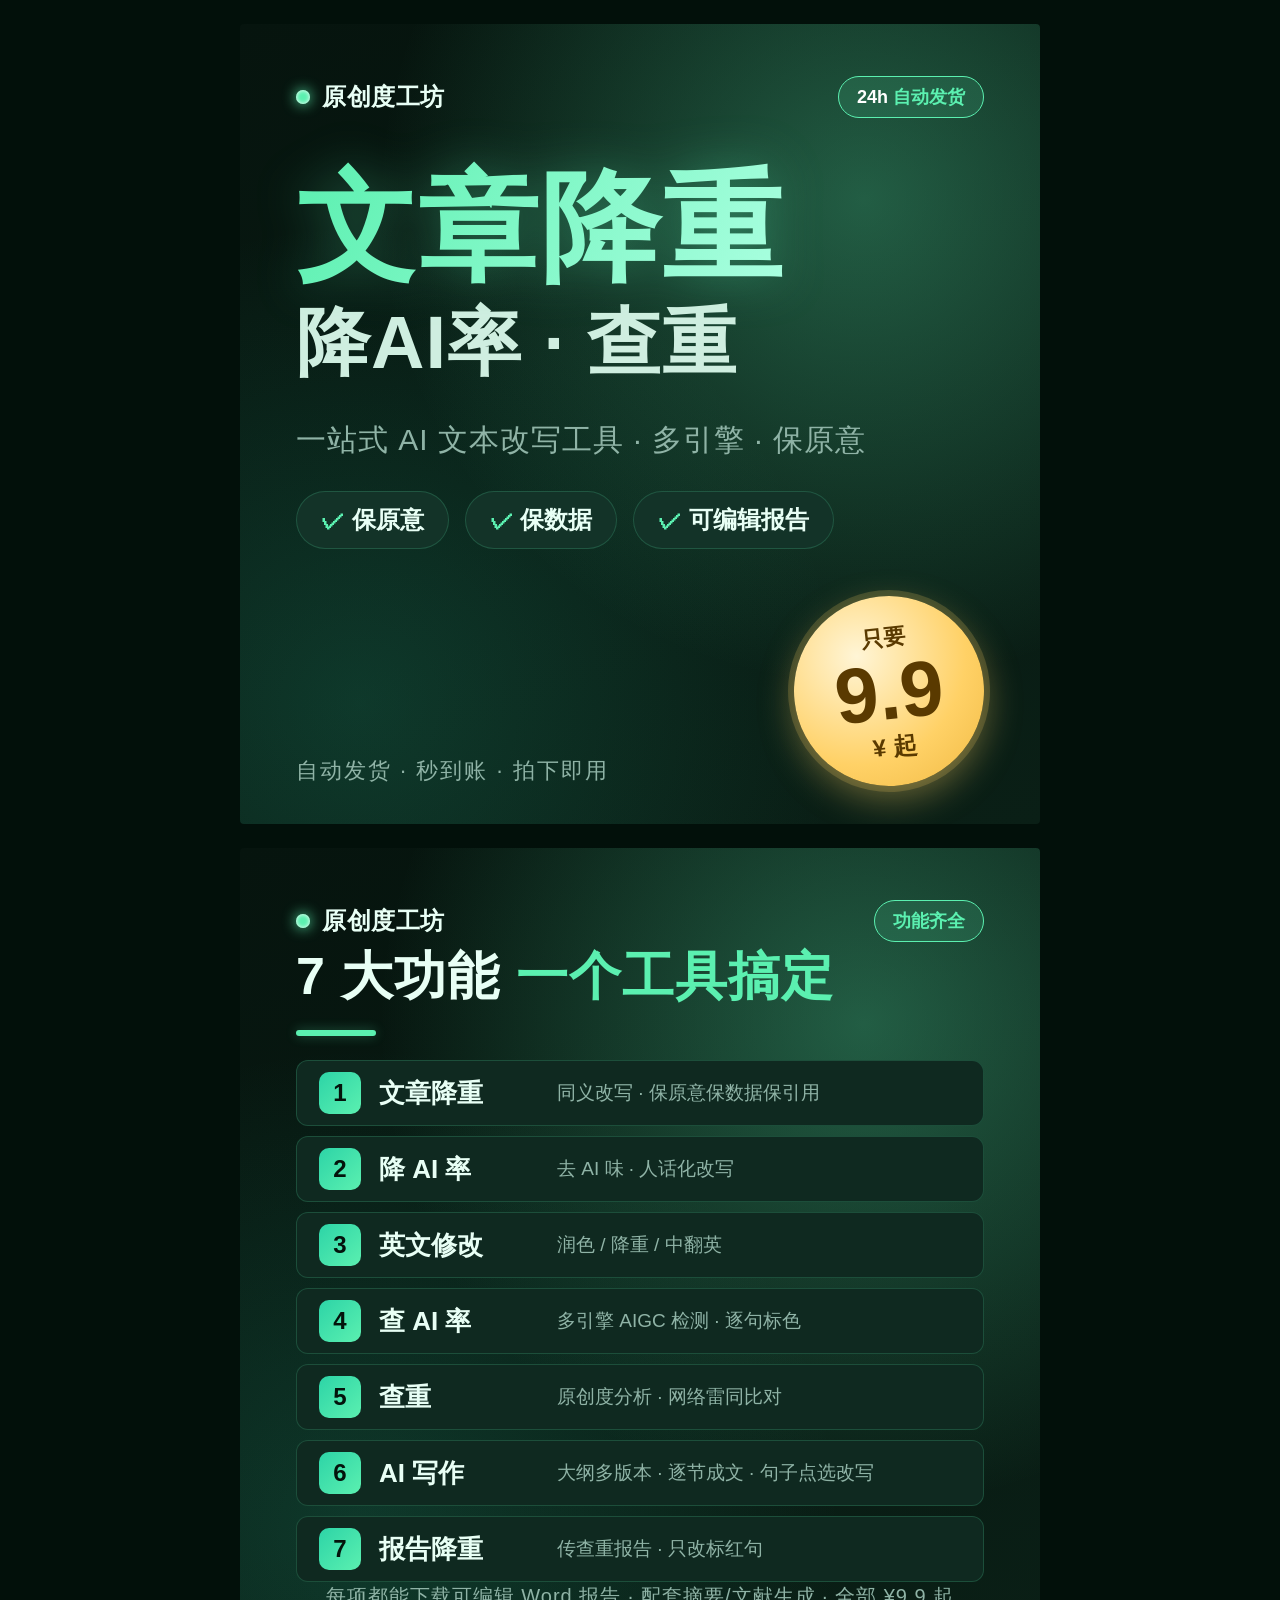
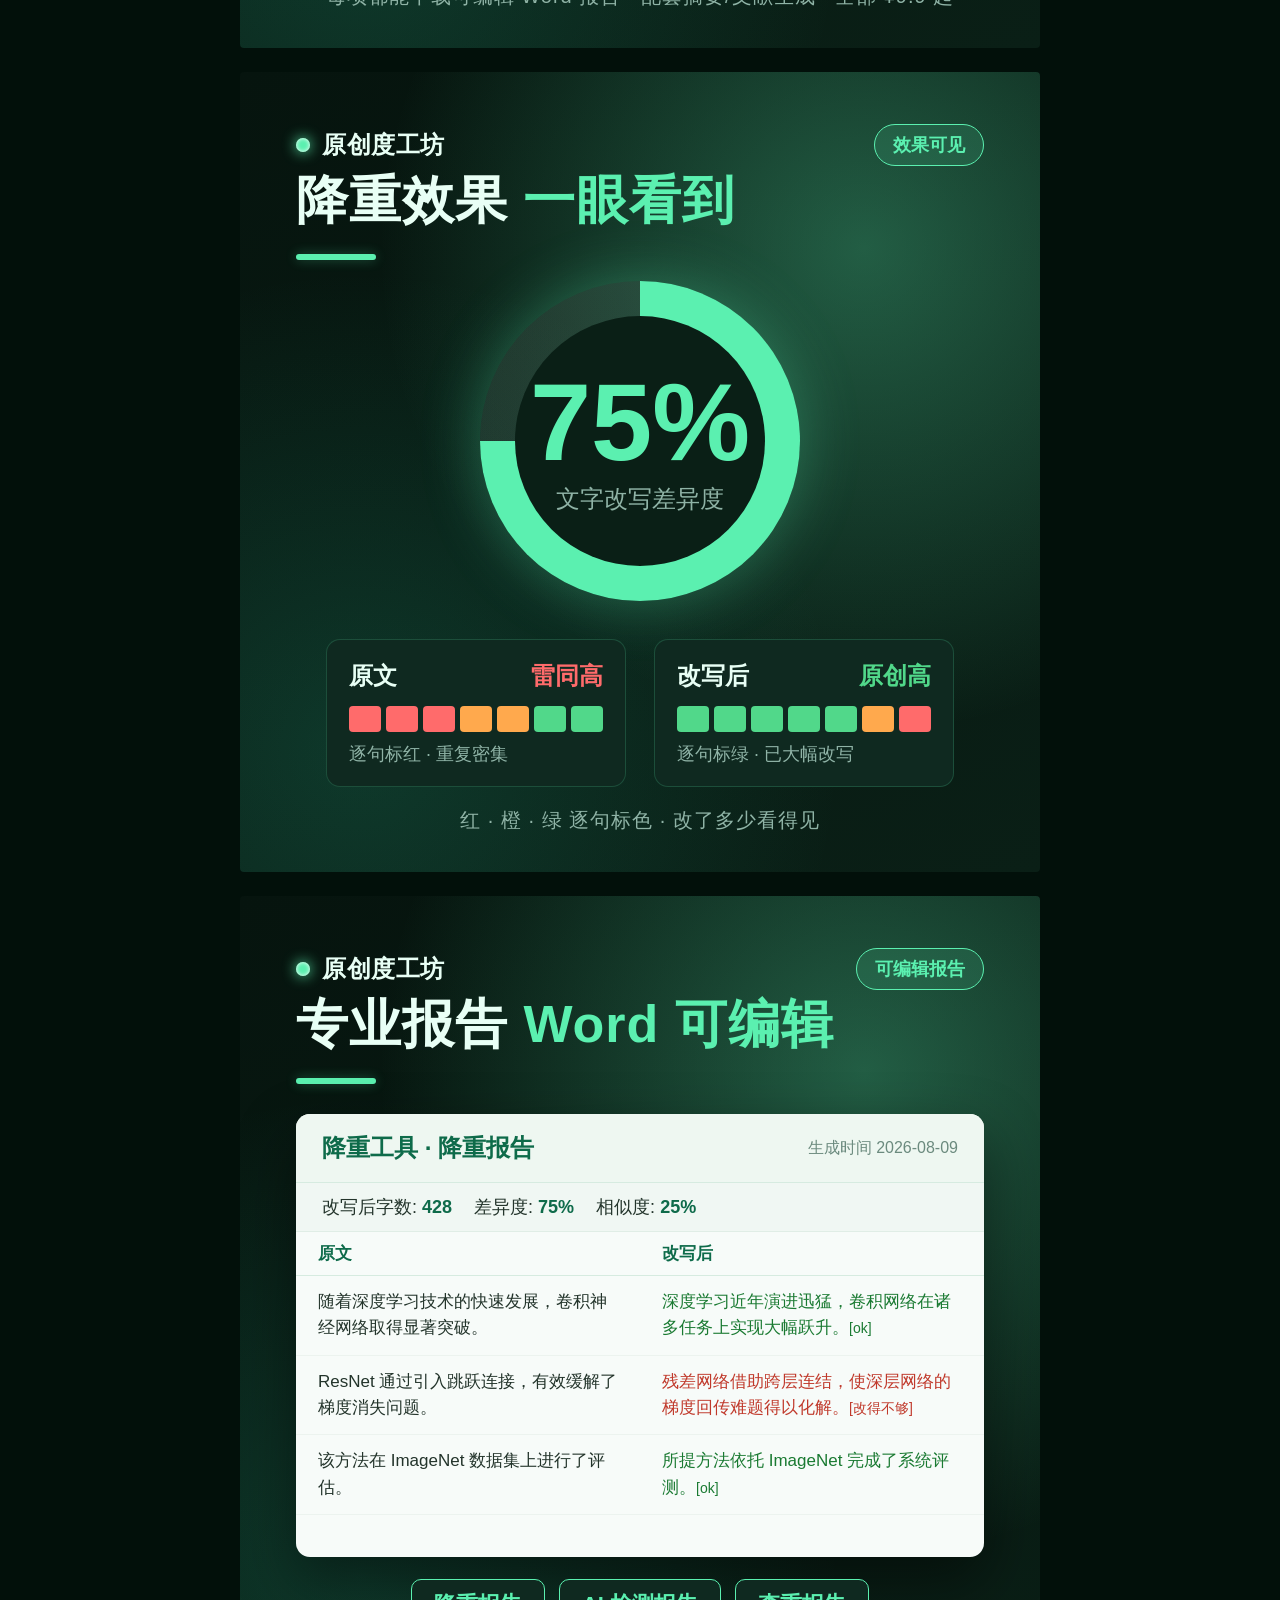
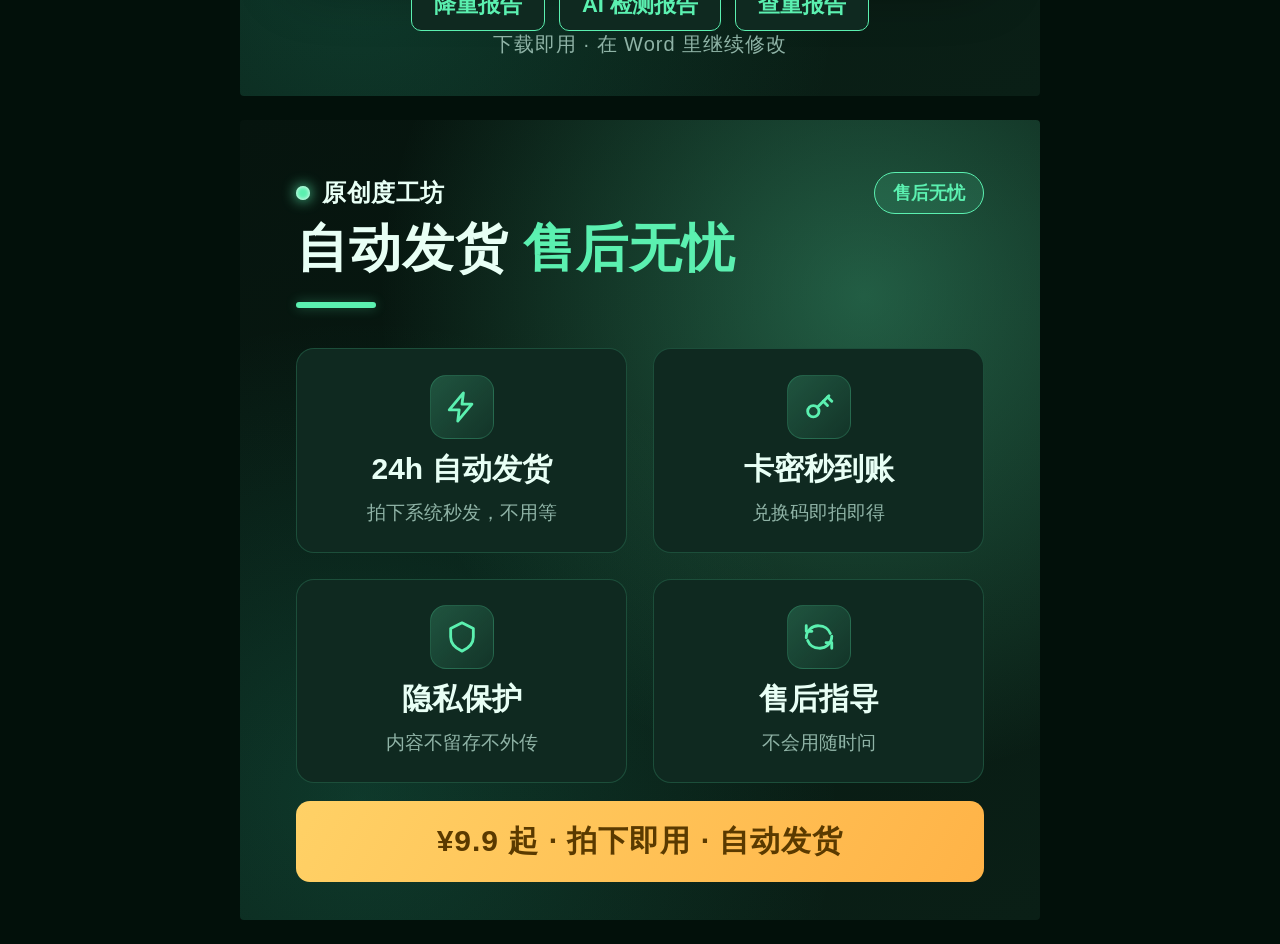
<file: taobao/main.html>
<!DOCTYPE html>
<html lang="zh-CN">
<head>
<meta charset="UTF-8" />
<title>降重工具 · 淘宝主图</title>
<style>
  :root{
    --bg:#06140e; --bg2:#0a1f16; --card:#0f2920; --card2:#133328;
    --accent:#5bf0b0; --accent2:#2dd4a7; --glow:rgba(91,240,176,.32);
    --text:#e8fff5; --muted:#8fb3a6; --line:rgba(91,240,176,.18);
    --red:#ff6b6b; --orange:#ffa94d; --green:#51d88a; --gold:#ffd166;
  }
  *{margin:0;padding:0;box-sizing:border-box;}
  html,body{background:#02100a;}
  body{
    font-family:"PingFang SC","Hiragino Sans GB","Microsoft YaHei",sans-serif;
    color:var(--text);
    display:flex;flex-direction:column;align-items:center;gap:24px;padding:24px;
  }
  .poster{
    width:800px;height:800px;position:relative;overflow:hidden;
    background:
      radial-gradient(circle at 78% 22%, var(--glow), transparent 55%),
      radial-gradient(circle at 15% 85%, rgba(45,212,167,.16), transparent 50%),
      linear-gradient(160deg,var(--bg) 0%, var(--bg2) 100%);
    border-radius:4px;
    padding:52px 56px 38px;
    display:flex;flex-direction:column;
  }
  /* 顶栏 */
  .top{display:flex;justify-content:space-between;align-items:center;}
  .brand{display:flex;align-items:center;gap:12px;font-size:24px;font-weight:600;letter-spacing:.5px;}
  .brand .dot{width:14px;height:14px;border-radius:50%;background:var(--accent);
    box-shadow:0 0 14px var(--accent),0 0 4px #fff inset;}
  .badge{font-size:18px;font-weight:600;padding:8px 18px;border-radius:999px;
    background:rgba(91,240,176,.12);border:1px solid var(--accent);color:var(--accent);}
  .badge b{color:#fff;}

  /* 主图1 hero */
  .h1-main{margin-top:48px;font-size:120px;font-weight:800;line-height:1.02;letter-spacing:2px;}
  .h1-main .grad{background:linear-gradient(120deg,var(--accent),#aaffe0);
    -webkit-background-clip:text;background-clip:text;color:transparent;
    filter:drop-shadow(0 0 24px var(--glow));}
  .h1-sub{font-size:74px;font-weight:800;color:#cfeee0;margin-top:6px;letter-spacing:1px;}
  .h1-tagline{font-size:30px;color:var(--muted);margin-top:26px;letter-spacing:1px;}
  .pills{display:flex;gap:16px;margin-top:30px;}
  .pill{font-size:24px;font-weight:600;padding:12px 24px;border-radius:999px;
    background:var(--card2);border:1px solid var(--line);color:var(--text);}
  .pill .em{color:var(--accent);}
  .h1-bottom{margin-top:auto;display:flex;justify-content:space-between;align-items:flex-end;}
  .auto-line{font-size:22px;color:var(--muted);letter-spacing:2px;}
  .price-stamp{
    width:190px;height:190px;border-radius:50%;
    background:radial-gradient(circle at 35% 30%,#fff5d6,var(--gold) 60%,#f0b942);
    color:#5a3a00;display:flex;flex-direction:column;align-items:center;justify-content:center;
    box-shadow:0 12px 36px rgba(255,209,102,.4),0 0 0 6px rgba(255,209,102,.18);
    transform:rotate(-6deg);
  }
  .price-stamp .from{font-size:22px;font-weight:600;margin-top:18px;}
  .price-stamp .num{font-size:78px;font-weight:800;line-height:1;font-family:"Inter","SF Pro Display",sans-serif;}
  .price-stamp .qi{font-size:24px;font-weight:600;margin-bottom:14px;}

  /* 标题条 */
  .h2-title{font-size:52px;font-weight:800;letter-spacing:1px;}
  .h2-title .em{color:var(--accent);}
  .h2-rule{width:80px;height:6px;background:var(--accent);border-radius:3px;margin-top:18px;
    box-shadow:0 0 12px var(--glow);}

  /* 主图2 功能列表 */
  .feat-list{margin-top:24px;display:flex;flex-direction:column;gap:10px;flex:1;}
  .feat{display:flex;align-items:center;gap:18px;padding:11px 22px;border-radius:12px;
    background:var(--card);border:1px solid var(--line);}
  .feat-no{width:42px;height:42px;border-radius:10px;flex:none;
    background:linear-gradient(135deg,var(--accent2),var(--accent));
    color:#04130c;font-size:24px;font-weight:800;display:flex;align-items:center;justify-content:center;}
  .feat-name{font-size:26px;font-weight:700;min-width:160px;}
  .feat-desc{font-size:19px;color:var(--muted);flex:1;}

  /* 主图3 效果 */
  .eff-wrap{flex:1;display:flex;flex-direction:column;align-items:center;justify-content:center;gap:8px;}
  .ring{
    width:320px;height:320px;border-radius:50%;
    background:conic-gradient(var(--accent) 0% 75%, rgba(255,255,255,.08) 75% 100%);
    display:flex;align-items:center;justify-content:center;
    box-shadow:0 0 60px var(--glow);
  }
  .ring-in{width:250px;height:250px;border-radius:50%;background:var(--bg2);
    display:flex;flex-direction:column;align-items:center;justify-content:center;}
  .ring-num{font-size:110px;font-weight:800;color:var(--accent);line-height:1;
    font-family:"Inter","SF Pro Display",sans-serif;}
  .ring-lab{font-size:24px;color:var(--muted);margin-top:6px;}
  .cmp{display:flex;gap:28px;margin-top:30px;}
  .cmp-card{width:300px;background:var(--card);border:1px solid var(--line);border-radius:14px;padding:20px 22px;}
  .cmp-title{font-size:24px;font-weight:700;margin-bottom:14px;display:flex;justify-content:space-between;}
  .bars{display:flex;gap:5px;}
  .bars span{flex:1;height:26px;border-radius:4px;}
  .bars .r{background:var(--red);} .bars .o{background:var(--orange);} .bars .g{background:var(--green);}
  .cmp-foot{font-size:18px;color:var(--muted);margin-top:10px;}

  /* 主图4 报告 */
  .doc-card{margin-top:30px;background:#f7fbf9;border-radius:14px;color:#23342b;
    box-shadow:0 24px 60px rgba(0,0,0,.45);overflow:hidden;flex:1;display:flex;flex-direction:column;}
  .doc-head{display:flex;justify-content:space-between;align-items:center;
    padding:18px 26px;background:#eef7f1;border-bottom:1px solid #d6ebe0;}
  .doc-head .t{font-size:24px;font-weight:700;color:#0e6b4a;}
  .doc-head .d{font-size:16px;color:#6b8a7e;}
  .doc-meta{display:flex;gap:22px;padding:12px 26px;background:#f0f7f3;font-size:18px;border-bottom:1px solid #e0ede6;}
  .doc-meta b{color:#0e6b4a;}
  .doc-table{display:grid;grid-template-columns:1fr 1fr;}
  .doc-th{padding:10px 22px;font-size:17px;font-weight:700;color:#0e6b4a;border-bottom:1px solid #d6ebe0;}
  .doc-td{padding:13px 22px;font-size:17px;line-height:1.55;border-bottom:1px solid #ecf3ef;}
  .doc-td.r{color:#c0392b;} .doc-td.g{color:#1a7a32;} .doc-td.o{color:#b86a00;}
  .doc-td .tag{font-size:14px;}
  .rep-tags{display:flex;gap:14px;justify-content:center;margin-top:22px;}
  .rep-tag{font-size:22px;font-weight:600;padding:10px 22px;border-radius:10px;
    background:var(--card);border:1px solid var(--accent);color:var(--accent);}

  /* 主图5 服务 */
  .svc-grid{margin-top:40px;display:grid;grid-template-columns:1fr 1fr;gap:26px;flex:1;}
  .svc{background:var(--card);border:1px solid var(--line);border-radius:18px;
    display:flex;flex-direction:column;align-items:center;justify-content:center;gap:10px;padding:24px;}
  .svc-ico{width:64px;height:64px;border-radius:16px;
    background:linear-gradient(135deg,rgba(91,240,176,.22),rgba(91,240,176,.06));
    border:1px solid var(--line);display:flex;align-items:center;justify-content:center;}
  .svc-ico svg{width:34px;height:34px;stroke:var(--accent);fill:none;stroke-width:2;
    stroke-linecap:round;stroke-linejoin:round;}
  .svc-t{font-size:30px;font-weight:700;}
  .svc-d{font-size:19px;color:var(--muted);}
  .svc-foot{margin-top:18px;padding:20px 36px;border-radius:14px;
    background:linear-gradient(120deg,var(--gold),#ffb347);
    color:#5a3a00;font-size:30px;font-weight:800;text-align:center;letter-spacing:1px;}

  /* 底部小字（主图2/3/4 用） */
  .foot-line{margin-top:auto;font-size:20px;color:var(--muted);letter-spacing:1px;text-align:center;}
</style>
</head>
<body>

<!-- ============ 主图1 · 核心主视觉 ============ -->
<section class="poster" id="poster-1">
  <div class="top">
    <div class="brand"><span class="dot"></span>原创度工坊</div>
    <div class="badge"><b>24h</b> 自动发货</div>
  </div>

  <div class="h1-main"><span class="grad">文章降重</span></div>
  <div class="h1-sub">降AI率 · 查重</div>
  <div class="h1-tagline">一站式 AI 文本改写工具 · 多引擎 · 保原意</div>

  <div class="pills">
    <div class="pill"><span class="em">✓</span> 保原意</div>
    <div class="pill"><span class="em">✓</span> 保数据</div>
    <div class="pill"><span class="em">✓</span> 可编辑报告</div>
  </div>

  <div class="h1-bottom">
    <div class="auto-line">自动发货 · 秒到账 · 拍下即用</div>
    <div class="price-stamp">
      <div class="from">只要</div>
      <div class="num">9.9</div>
      <div class="qi">¥ 起</div>
    </div>
  </div>
</section>

<!-- ============ 主图2 · 五大功能 ============ -->
<section class="poster" id="poster-2">
  <div class="top">
    <div class="brand"><span class="dot"></span>原创度工坊</div>
    <div class="badge">功能齐全</div>
  </div>
  <div class="h2-title">7 大功能 <span class="em">一个工具搞定</span></div>
  <div class="h2-rule"></div>

  <div class="feat-list">
    <div class="feat"><div class="feat-no">1</div><div class="feat-name">文章降重</div><div class="feat-desc">同义改写 · 保原意保数据保引用</div></div>
    <div class="feat"><div class="feat-no">2</div><div class="feat-name">降 AI 率</div><div class="feat-desc">去 AI 味 · 人话化改写</div></div>
    <div class="feat"><div class="feat-no">3</div><div class="feat-name">英文修改</div><div class="feat-desc">润色 / 降重 / 中翻英</div></div>
    <div class="feat"><div class="feat-no">4</div><div class="feat-name">查 AI 率</div><div class="feat-desc">多引擎 AIGC 检测 · 逐句标色</div></div>
    <div class="feat"><div class="feat-no">5</div><div class="feat-name">查重</div><div class="feat-desc">原创度分析 · 网络雷同比对</div></div>
    <div class="feat"><div class="feat-no">6</div><div class="feat-name">AI 写作</div><div class="feat-desc">大纲多版本 · 逐节成文 · 句子点选改写</div></div>
    <div class="feat"><div class="feat-no">7</div><div class="feat-name">报告降重</div><div class="feat-desc">传查重报告 · 只改标红句</div></div>
  </div>

  <div class="foot-line">每项都能下载可编辑 Word 报告 · 配套摘要/文献生成 · 全部 ¥9.9 起</div>
</section>

<!-- ============ 主图3 · 效果对比 ============ -->
<section class="poster" id="poster-3">
  <div class="top">
    <div class="brand"><span class="dot"></span>原创度工坊</div>
    <div class="badge">效果可见</div>
  </div>
  <div class="h2-title">降重效果 <span class="em">一眼看到</span></div>
  <div class="h2-rule"></div>

  <div class="eff-wrap">
    <div class="ring">
      <div class="ring-in">
        <div class="ring-num">75%</div>
        <div class="ring-lab">文字改写差异度</div>
      </div>
    </div>
    <div class="cmp">
      <div class="cmp-card">
        <div class="cmp-title">原文 <span style="color:var(--red)">雷同高</span></div>
        <div class="bars"><span class="r"></span><span class="r"></span><span class="r"></span><span class="o"></span><span class="o"></span><span class="g"></span><span class="g"></span></div>
        <div class="cmp-foot">逐句标红 · 重复密集</div>
      </div>
      <div class="cmp-card">
        <div class="cmp-title">改写后 <span style="color:var(--green)">原创高</span></div>
        <div class="bars"><span class="g"></span><span class="g"></span><span class="g"></span><span class="g"></span><span class="g"></span><span class="o"></span><span class="r"></span></div>
        <div class="cmp-foot">逐句标绿 · 已大幅改写</div>
      </div>
    </div>
  </div>

  <div class="foot-line">红 · 橙 · 绿 逐句标色 · 改了多少看得见</div>
</section>

<!-- ============ 主图4 · 可编辑报告 ============ -->
<section class="poster" id="poster-4">
  <div class="top">
    <div class="brand"><span class="dot"></span>原创度工坊</div>
    <div class="badge">可编辑报告</div>
  </div>
  <div class="h2-title">专业报告 <span class="em">Word 可编辑</span></div>
  <div class="h2-rule"></div>

  <div class="doc-card">
    <div class="doc-head">
      <div class="t">降重工具 · 降重报告</div>
      <div class="d">生成时间 2026-08-09</div>
    </div>
    <div class="doc-meta">
      <div>改写后字数: <b>428</b></div>
      <div>差异度: <b>75%</b></div>
      <div>相似度: <b>25%</b></div>
    </div>
    <div class="doc-table">
      <div class="doc-th">原文</div>
      <div class="doc-th">改写后</div>
      <div class="doc-td">随着深度学习技术的快速发展，卷积神经网络取得显著突破。</div>
      <div class="doc-td g">深度学习近年演进迅猛，卷积网络在诸多任务上实现大幅跃升。<span class="tag">[ok]</span></div>
      <div class="doc-td">ResNet 通过引入跳跃连接，有效缓解了梯度消失问题。</div>
      <div class="doc-td r">残差网络借助跨层连结，使深层网络的梯度回传难题得以化解。<span class="tag">[改得不够]</span></div>
      <div class="doc-td">该方法在 ImageNet 数据集上进行了评估。</div>
      <div class="doc-td g">所提方法依托 ImageNet 完成了系统评测。<span class="tag">[ok]</span></div>
    </div>
  </div>

  <div class="rep-tags">
    <div class="rep-tag">降重报告</div>
    <div class="rep-tag">AI 检测报告</div>
    <div class="rep-tag">查重报告</div>
  </div>
  <div class="foot-line">下载即用 · 在 Word 里继续修改</div>
</section>

<!-- ============ 主图5 · 服务保障 ============ -->
<section class="poster" id="poster-5">
  <div class="top">
    <div class="brand"><span class="dot"></span>原创度工坊</div>
    <div class="badge">售后无忧</div>
  </div>
  <div class="h2-title">自动发货 <span class="em">售后无忧</span></div>
  <div class="h2-rule"></div>

  <div class="svc-grid">
    <div class="svc">
      <div class="svc-ico"><svg viewBox="0 0 24 24"><path d="M13 2 3 14h7l-1 8 10-12h-7z"/></svg></div>
      <div class="svc-t">24h 自动发货</div>
      <div class="svc-d">拍下系统秒发，不用等</div>
    </div>
    <div class="svc">
      <div class="svc-ico"><svg viewBox="0 0 24 24"><circle cx="8" cy="15" r="4"/><path d="M10.85 12.15 19 4"/><path d="m18 5 3 3"/><path d="m15 8 3 3"/></svg></div>
      <div class="svc-t">卡密秒到账</div>
      <div class="svc-d">兑换码即拍即得</div>
    </div>
    <div class="svc">
      <div class="svc-ico"><svg viewBox="0 0 24 24"><path d="M12 2 4 6v6c0 5 3.5 8 8 10 4.5-2 8-5 8-10V6z"/></svg></div>
      <div class="svc-t">隐私保护</div>
      <div class="svc-d">内容不留存不外传</div>
    </div>
    <div class="svc">
      <div class="svc-ico"><svg viewBox="0 0 24 24"><path d="M21 11.5a8.4 8.4 0 0 1-9 8.4 8.4 8.4 0 0 1-8-5.4"/><path d="M3 12.5a8.4 8.4 0 0 1 9-8.4 8.4 8.4 0 0 1 8 5.4"/><path d="M3 4v4h4"/><path d="M21 20v-4h-4"/></svg></div>
      <div class="svc-t">售后指导</div>
      <div class="svc-d">不会用随时问</div>
    </div>
  </div>

  <div class="svc-foot">¥9.9 起 · 拍下即用 · 自动发货</div>
</section>

<script>
(function(){
  var h = (location.hash.match(/\d+/)||[])[0];
  if(!h) return;
  document.querySelectorAll('.poster').forEach(function(p){
    p.style.display = (p.id === 'poster-'+h) ? '' : 'none';
  });
  document.body.style.padding = '0';
  document.body.style.gap = '0';
  document.body.style.alignItems = 'stretch';
})();
</script>
</body>
</html>
</file>
